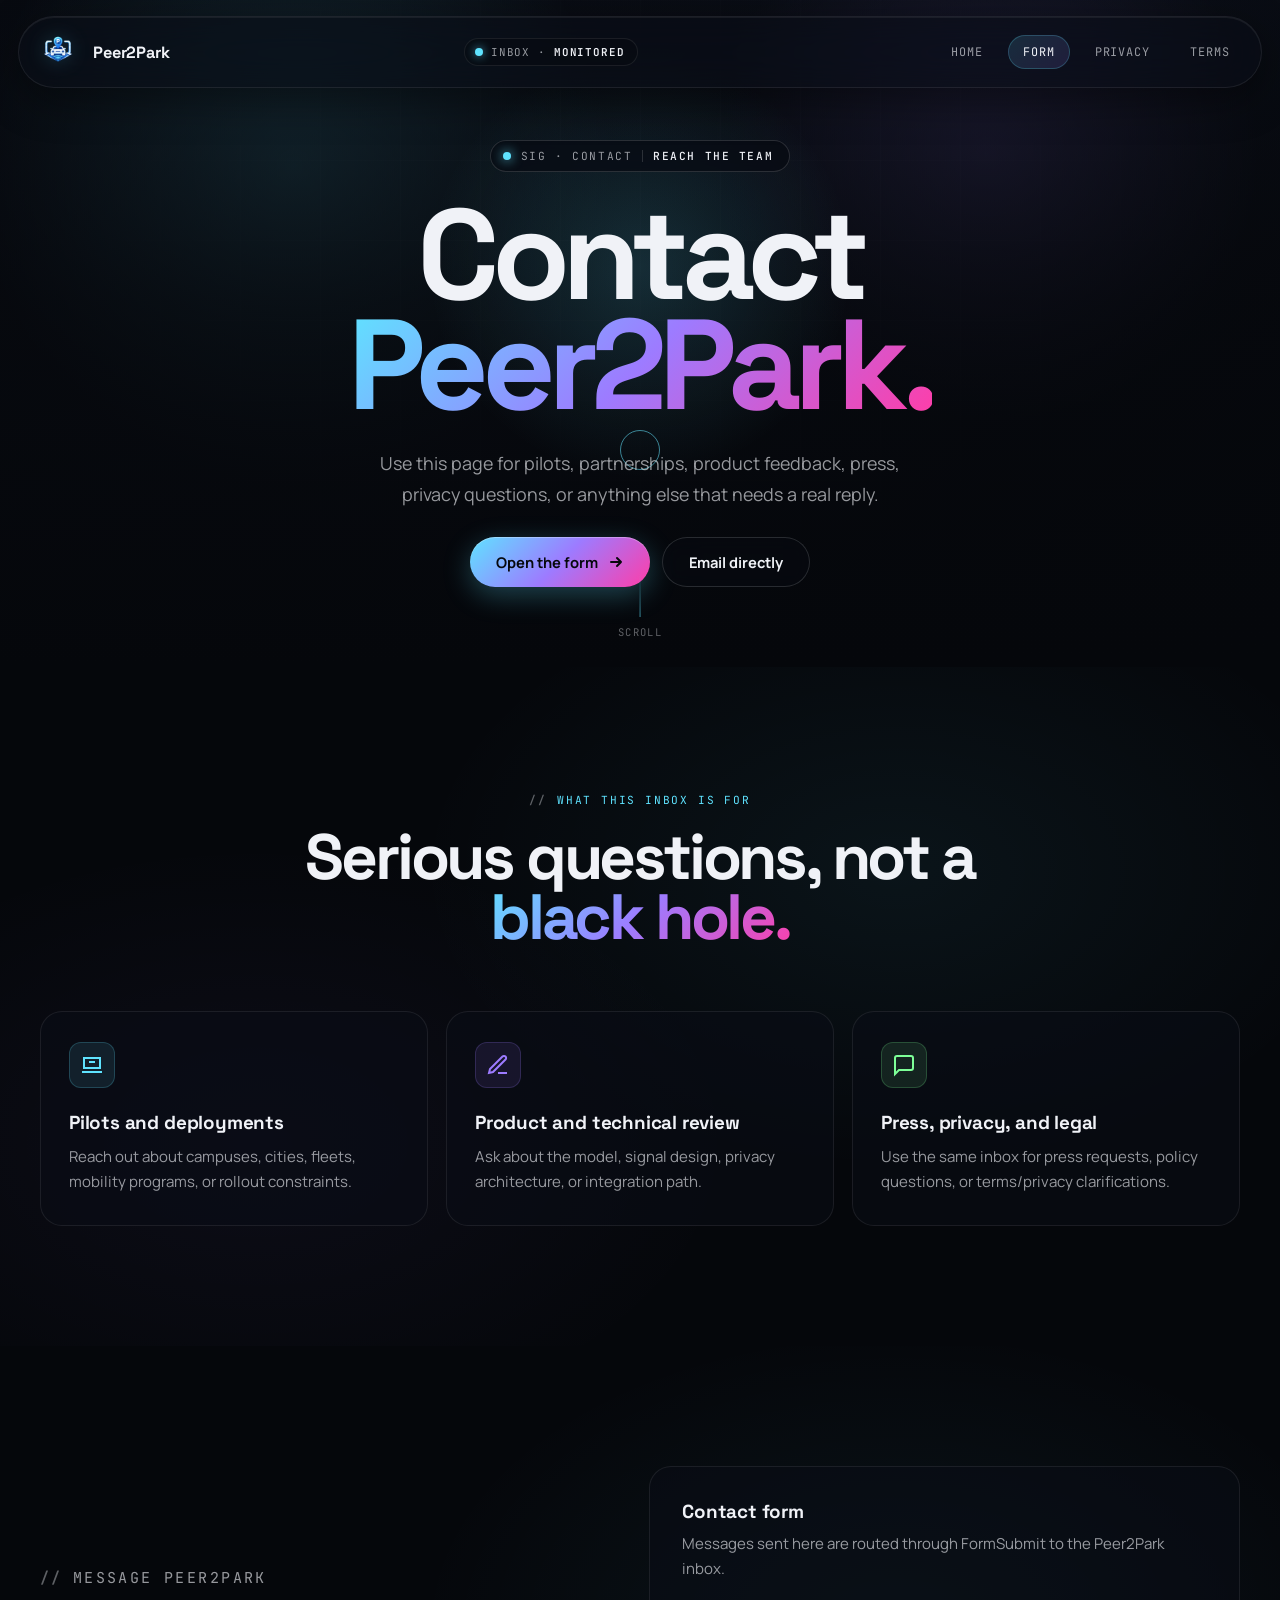
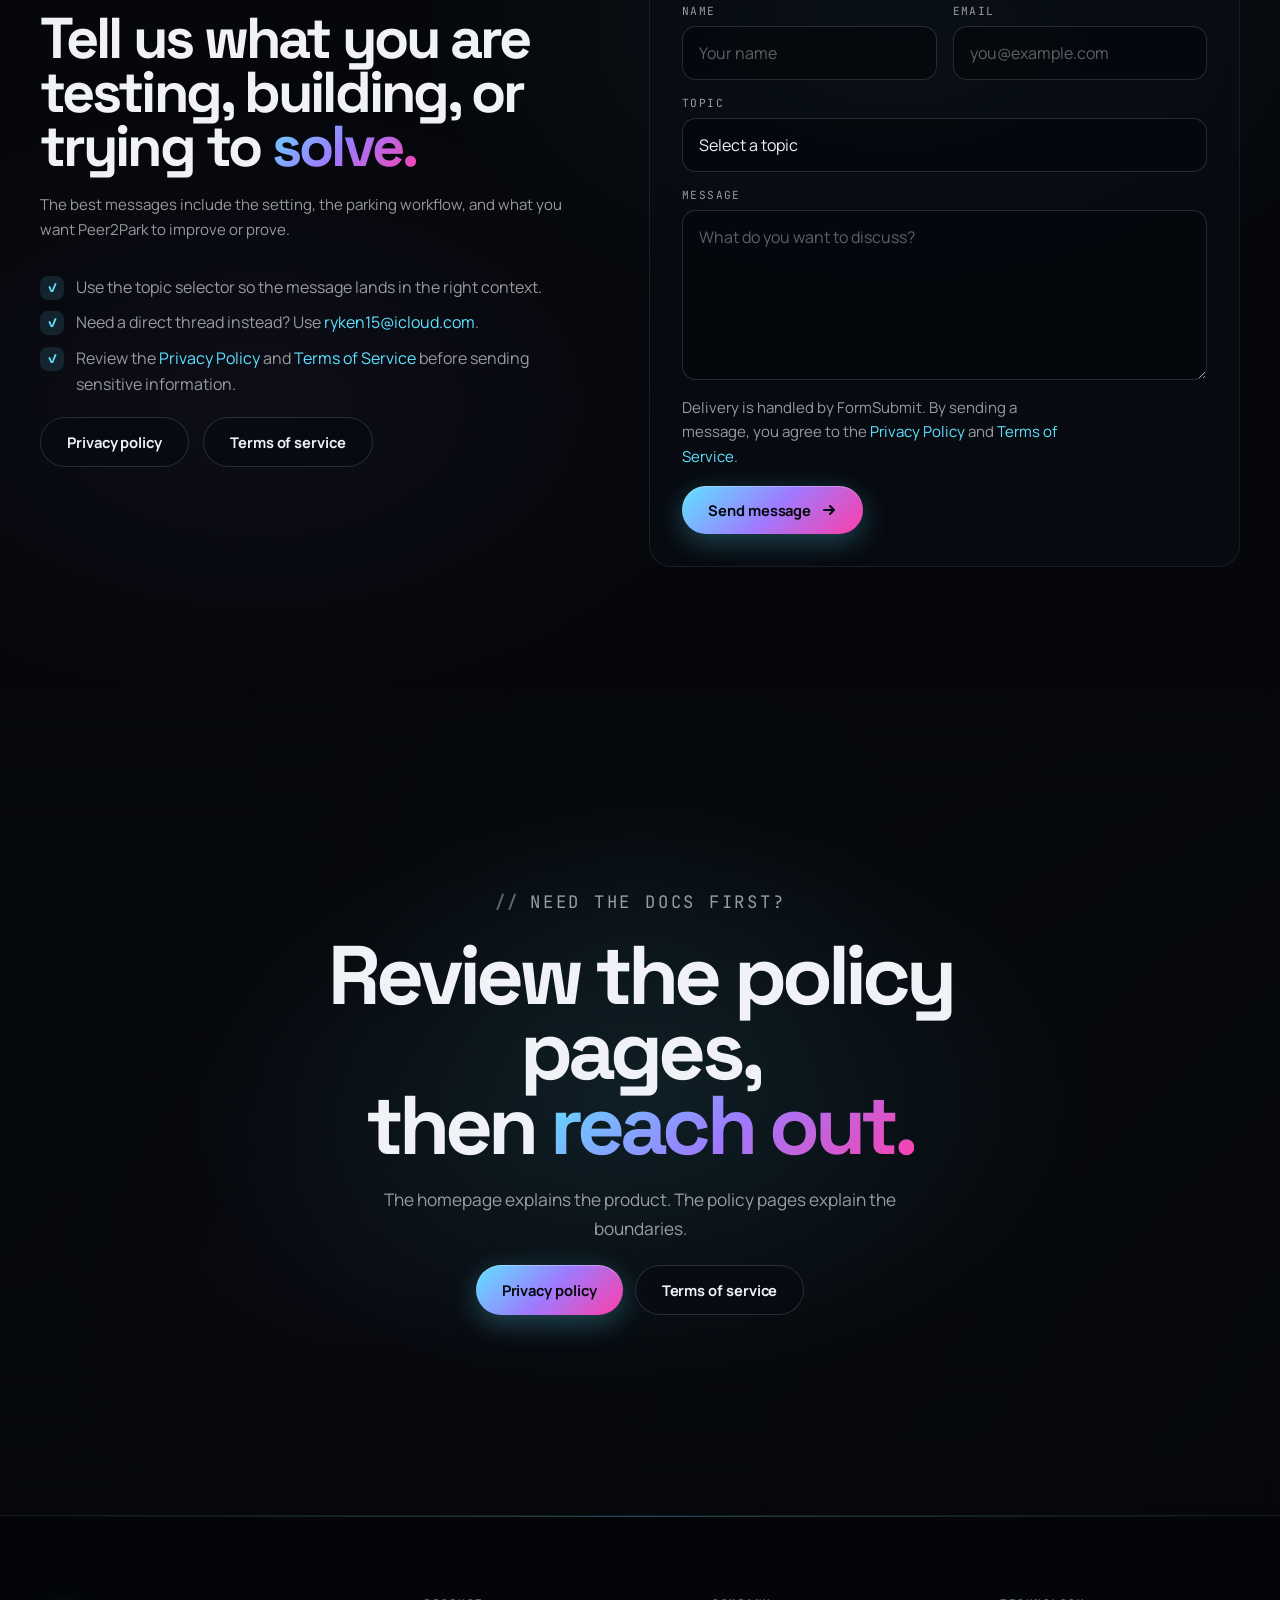
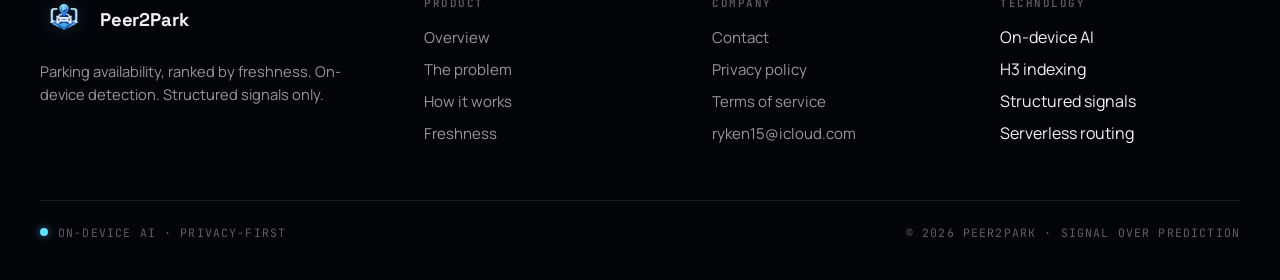
<file: contact-us/index.html>
<!doctype html>
<html lang="en">
<head>
    <meta charset="utf-8">
    <meta name="viewport" content="width=device-width, initial-scale=1">
    <title>Contact — Peer2Park</title>
    <meta name="description" content="Contact the Peer2Park team about pilots, partnerships, product feedback, privacy, or legal questions.">
    <meta name="theme-color" content="#05070b">
    <link rel="canonical" href="https://peer2park.net/contact-us/">
    <link rel="icon" type="image/png" href="/static/media/peer2park-logo.png">
    <link rel="apple-touch-icon" href="/static/media/peer2park-logo.png">
    <meta property="og:type" content="website">
    <meta property="og:site_name" content="Peer2Park">
    <meta property="og:title" content="Contact — Peer2Park">
    <meta property="og:description" content="Reach the Peer2Park team about pilots, partnerships, product feedback, privacy, or legal questions.">
    <meta property="og:url" content="https://peer2park.net/contact-us/">
    <meta property="og:image" content="https://peer2park.net/static/media/peer2park-logo.png">
    <meta name="twitter:card" content="summary_large_image">
    <meta name="twitter:title" content="Contact — Peer2Park">
    <meta name="twitter:description" content="Reach the Peer2Park team about pilots, partnerships, product feedback, or legal questions.">
    <meta name="twitter:image" content="https://peer2park.net/static/media/peer2park-logo.png">
    <link rel="preconnect" href="https://fonts.googleapis.com">
    <link rel="preconnect" href="https://fonts.gstatic.com" crossorigin>
    <link href="https://fonts.googleapis.com/css2?family=Archivo:wght@400;500;700;800;900&family=Bebas+Neue&family=Cormorant+Garamond:wght@400;600;700&family=DM+Serif+Display:ital@0;1&family=IBM+Plex+Mono:wght@400;500;600&family=IBM+Plex+Sans:wght@400;500;600;700&family=JetBrains+Mono:wght@400;500;700&family=Manrope:wght@400;500;600;700;800&family=Newsreader:opsz,wght@6..72,400;6..72,600&family=Sora:wght@400;600;700;800&family=Space+Grotesk:wght@400;500;700&display=swap" rel="stylesheet">
    <link rel="stylesheet" href="/static/css/base.css">
    <link rel="stylesheet" href="/static/css/immersive.css">
</head>
<body class="afterglow-stage peer-home">
    <header class="shell-bar shell-bar-home">
        <a class="shell-home" href="/">
            <img class="shell-logo" src="/static/media/peer2park-logo.png" alt="Peer2Park logo">
            <span>Peer2Park</span>
        </a>
        <div class="shell-status" aria-live="polite">
            <span class="od-pulse"></span>
            <span>Inbox · <strong>monitored</strong></span>
        </div>
        <nav class="shell-nav" aria-label="Page">
            <a class="shell-link" href="/">Home</a>
            <a class="shell-link shell-link-strong" href="#contact-form">Form</a>
            <a class="shell-link" href="/privacy-policy/">Privacy</a>
            <a class="shell-link" href="/terms-of-service/">Terms</a>
        </nav>
    </header>

    <main class="page-root">
        <section class="od-page">
            <section class="od-hero od-static-hero">
                <div class="od-static-bg od-static-bg-contact" aria-hidden="true"></div>
                <div class="od-hero-grid-overlay" aria-hidden="true"></div>
                <div class="od-static-scrim" aria-hidden="true"></div>

                <div class="od-hero-content">
                    <div class="od-hero-tag od-reveal">
                        <span class="od-pulse"></span>
                        <span>SIG · CONTACT</span>
                        <span class="od-divider"></span>
                        <em>Reach the team</em>
                    </div>
                    <h1 class="od-reveal od-reveal-delay-1">
                        Contact <em>Peer2Park.</em>
                    </h1>
                    <p class="od-hero-sub od-reveal od-reveal-delay-2">
                        Use this page for pilots, partnerships, product feedback, press, privacy questions,
                        or anything else that needs a real reply.
                    </p>
                    <div class="od-hero-ctas od-reveal od-reveal-delay-3">
                        <a class="od-btn od-btn-primary" href="#contact-form">
                            Open the form
                            <svg width="16" height="16" viewBox="0 0 16 16" fill="none" aria-hidden="true"><path d="M3 8h10M9 4l4 4-4 4" stroke="currentColor" stroke-width="2" stroke-linecap="round" stroke-linejoin="round"/></svg>
                        </a>
                        <a class="od-btn od-btn-ghost" href="mailto:ryken15@icloud.com">Email directly</a>
                    </div>
                </div>

                <div class="od-scroll-hint">
                    <span class="od-scroll-line"></span>
                    scroll
                </div>
            </section>

            <section class="od-solution">
                <div class="od-solution-bg"></div>
                <div class="od-solution-inner">
                    <div class="od-solution-header od-reveal">
                        <p class="od-eyebrow">What this inbox is for</p>
                        <h2>Serious questions, not a <em>black hole.</em></h2>
                    </div>
                    <div class="od-cards">
                        <article class="od-card od-reveal od-reveal-delay-1">
                            <div class="od-card-icon od-card-icon-blue">
                                <svg width="24" height="24" viewBox="0 0 24 24" fill="none" stroke="#5fe3ff" stroke-width="2" aria-hidden="true"><path d="M4 5h16v10H4z"/><path d="M22 19H2"/><path d="M9 9h6"/></svg>
                            </div>
                            <h3>Pilots and deployments</h3>
                            <p>Reach out about campuses, cities, fleets, mobility programs, or rollout constraints.</p>
                        </article>
                        <article class="od-card od-reveal od-reveal-delay-2">
                            <div class="od-card-icon od-card-icon-purple">
                                <svg width="24" height="24" viewBox="0 0 24 24" fill="none" stroke="#9d7bff" stroke-width="2" aria-hidden="true"><path d="M12 20h9"/><path d="M16.5 3.5a2.1 2.1 0 1 1 3 3L7 19l-4 1 1-4z"/></svg>
                            </div>
                            <h3>Product and technical review</h3>
                            <p>Ask about the model, signal design, privacy architecture, or integration path.</p>
                        </article>
                        <article class="od-card od-reveal od-reveal-delay-3">
                            <div class="od-card-icon od-card-icon-green">
                                <svg width="24" height="24" viewBox="0 0 24 24" fill="none" stroke="#7dff97" stroke-width="2" aria-hidden="true"><path d="M21 15a2 2 0 0 1-2 2H7l-4 4V5a2 2 0 0 1 2-2h14a2 2 0 0 1 2 2z"/></svg>
                            </div>
                            <h3>Press, privacy, and legal</h3>
                            <p>Use the same inbox for press requests, policy questions, or terms/privacy clarifications.</p>
                        </article>
                    </div>
                </div>
            </section>

            <section class="od-page-shell" id="contact-form">
                <div class="od-page-shell-bg"></div>
                <div class="od-page-shell-inner">
                    <div class="od-contact-layout">
                        <div class="od-contact-copy od-reveal">
                            <p class="od-eyebrow">Message Peer2Park</p>
                            <h2>Tell us what you are testing, building, or trying to <em>solve.</em></h2>
                            <p>The best messages include the setting, the parking workflow, and what you want Peer2Park to improve or prove.</p>
                            <ul class="od-form-list">
                                <li><span class="od-check">&#x2713;</span><span>Use the topic selector so the message lands in the right context.</span></li>
                                <li><span class="od-check">&#x2713;</span><span>Need a direct thread instead? Use <a href="mailto:ryken15@icloud.com">ryken15@icloud.com</a>.</span></li>
                                <li><span class="od-check">&#x2713;</span><span>Review the <a href="/privacy-policy/">Privacy Policy</a> and <a href="/terms-of-service/">Terms of Service</a> before sending sensitive information.</span></li>
                            </ul>
                            <div class="od-contact-actions">
                                <a class="od-btn od-btn-ghost" href="/privacy-policy/">Privacy policy</a>
                                <a class="od-btn od-btn-ghost" href="/terms-of-service/">Terms of service</a>
                            </div>
                        </div>

                        <div class="od-form-shell od-reveal od-reveal-delay-1">
                            <div class="od-status" data-form-status hidden>
                                Your message was submitted. Thank you for reaching out.
                            </div>

                            <h3>Contact form</h3>
                            <p>Messages sent here are routed through FormSubmit to the Peer2Park inbox.</p>

                            <form data-contact-form method="POST" action="https://formsubmit.co/ryken15@icloud.com">
                                <input type="hidden" name="_subject" value="Peer2Park contact form submission">
                                <input type="hidden" name="_next" value="">
                                <input type="hidden" name="_url" value="">
                                <input class="od-honeypot" type="text" name="_honey" tabindex="-1" autocomplete="off" aria-hidden="true">

                                <div class="od-form-grid">
                                    <div class="od-form-row">
                                        <div class="od-field">
                                            <label for="contact-name">Name</label>
                                            <input class="od-input" id="contact-name" name="name" type="text" autocomplete="name" placeholder="Your name" required>
                                        </div>
                                        <div class="od-field">
                                            <label for="contact-email">Email</label>
                                            <input class="od-input" id="contact-email" name="email" type="email" autocomplete="email" placeholder="you@example.com" required>
                                        </div>
                                    </div>

                                    <div class="od-field">
                                        <label for="contact-topic">Topic</label>
                                        <select class="od-select" id="contact-topic" name="topic" required>
                                            <option value="">Select a topic</option>
                                            <option value="Pilot or deployment">Pilot or deployment</option>
                                            <option value="Product feedback">Product feedback</option>
                                            <option value="Privacy or legal">Privacy or legal</option>
                                            <option value="Press or general question">Press or general question</option>
                                        </select>
                                    </div>

                                    <div class="od-field">
                                        <label for="contact-message">Message</label>
                                        <textarea class="od-textarea" id="contact-message" name="message" placeholder="What do you want to discuss?" required></textarea>
                                    </div>

                                    <div class="od-form-meta">
                                        <p class="od-form-note">
                                            Delivery is handled by FormSubmit. By sending a message, you agree to the <a href="/privacy-policy/">Privacy Policy</a> and <a href="/terms-of-service/">Terms of Service</a>.
                                        </p>
                                        <button class="od-btn od-btn-primary" type="submit">
                                            Send message
                                            <svg width="16" height="16" viewBox="0 0 16 16" fill="none" aria-hidden="true"><path d="M3 8h10M9 4l4 4-4 4" stroke="currentColor" stroke-width="2" stroke-linecap="round" stroke-linejoin="round"/></svg>
                                        </button>
                                    </div>
                                </div>
                            </form>
                        </div>
                    </div>
                </div>
            </section>

            <section class="od-section-img">
                <div class="od-section-bg od-cta-bg"></div>
                <div class="od-section-scrim od-cta-scrim"></div>
                <div class="od-section-inner">
                    <div class="od-cta-content od-reveal">
                        <p class="od-eyebrow">Need the docs first?</p>
                        <h2>Review the policy pages,<br>then <em>reach out.</em></h2>
                        <p>The homepage explains the product. The policy pages explain the boundaries.</p>
                        <div class="od-hero-ctas">
                            <a class="od-btn od-btn-primary" href="/privacy-policy/">Privacy policy</a>
                            <a class="od-btn od-btn-ghost" href="/terms-of-service/">Terms of service</a>
                        </div>
                    </div>
                </div>
            </section>

            <footer class="od-footer">
                <div class="od-footer-inner">
                    <div class="od-footer-brand">
                        <a class="od-footer-mark" href="/">
                            <img src="/static/media/peer2park-logo.png" alt="Peer2Park logo">
                            <span>Peer2Park</span>
                        </a>
                        <p>Parking availability, ranked by freshness. On-device detection. Structured signals only.</p>
                    </div>
                    <div class="od-footer-col">
                        <h4>Product</h4>
                        <ul>
                            <li><a href="/#live-signal">Overview</a></li>
                            <li><a href="/#problem-solution">The problem</a></li>
                            <li><a href="/#how">How it works</a></li>
                            <li><a href="/#freshness">Freshness</a></li>
                        </ul>
                    </div>
                    <div class="od-footer-col">
                        <h4>Company</h4>
                        <ul>
                            <li><a href="/contact-us/">Contact</a></li>
                            <li><a href="/privacy-policy/">Privacy policy</a></li>
                            <li><a href="/terms-of-service/">Terms of service</a></li>
                            <li><a href="mailto:ryken15@icloud.com">ryken15@icloud.com</a></li>
                        </ul>
                    </div>
                    <div class="od-footer-col">
                        <h4>Technology</h4>
                        <ul>
                            <li>On-device AI</li>
                            <li>H3 indexing</li>
                            <li>Structured signals</li>
                            <li>Serverless routing</li>
                        </ul>
                    </div>
                </div>
                <div class="od-footer-base">
                    <div class="od-footer-status">
                        <span class="od-pulse"></span>
                        <span>On-device AI · privacy-first</span>
                    </div>
                    <span>© 2026 Peer2Park · signal over prediction</span>
                </div>
            </footer>
        </section>
    </main>

    <script src="/static/js/site.js"></script>
</body>
</html>
</file>
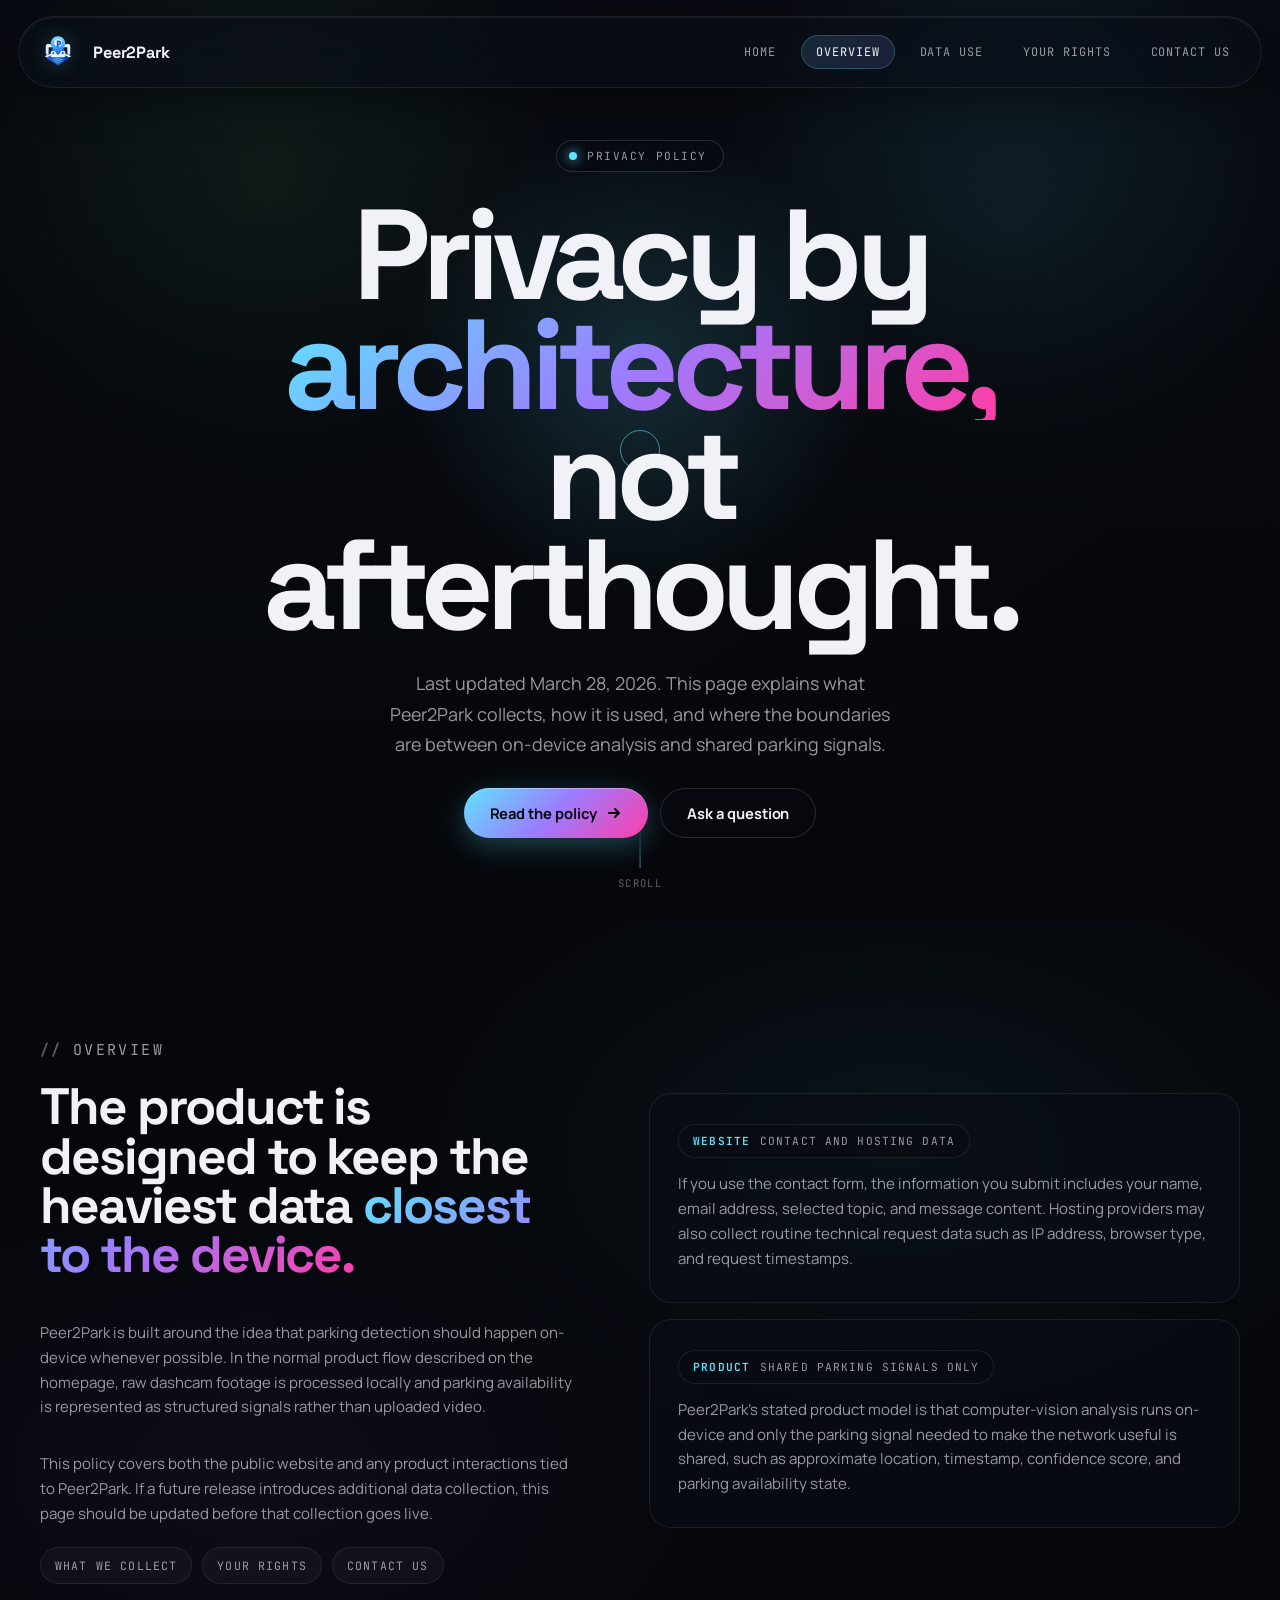
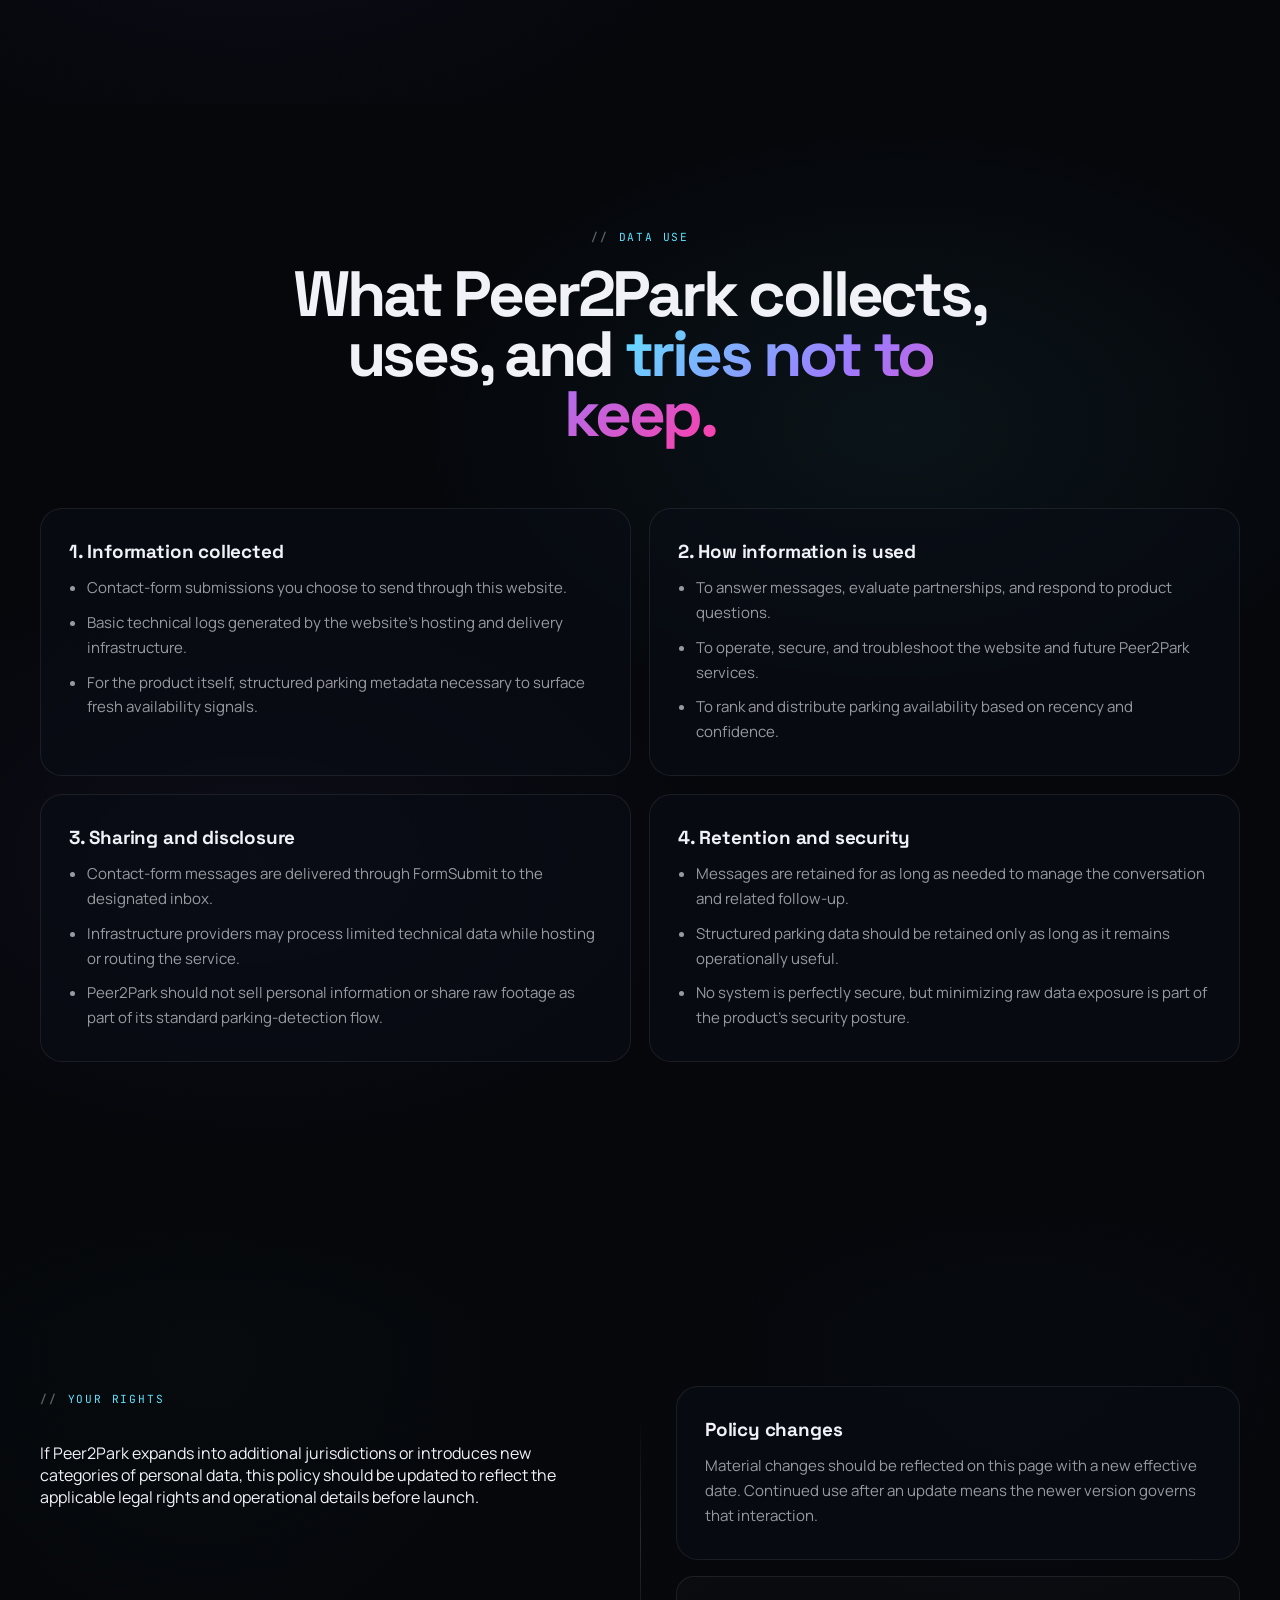
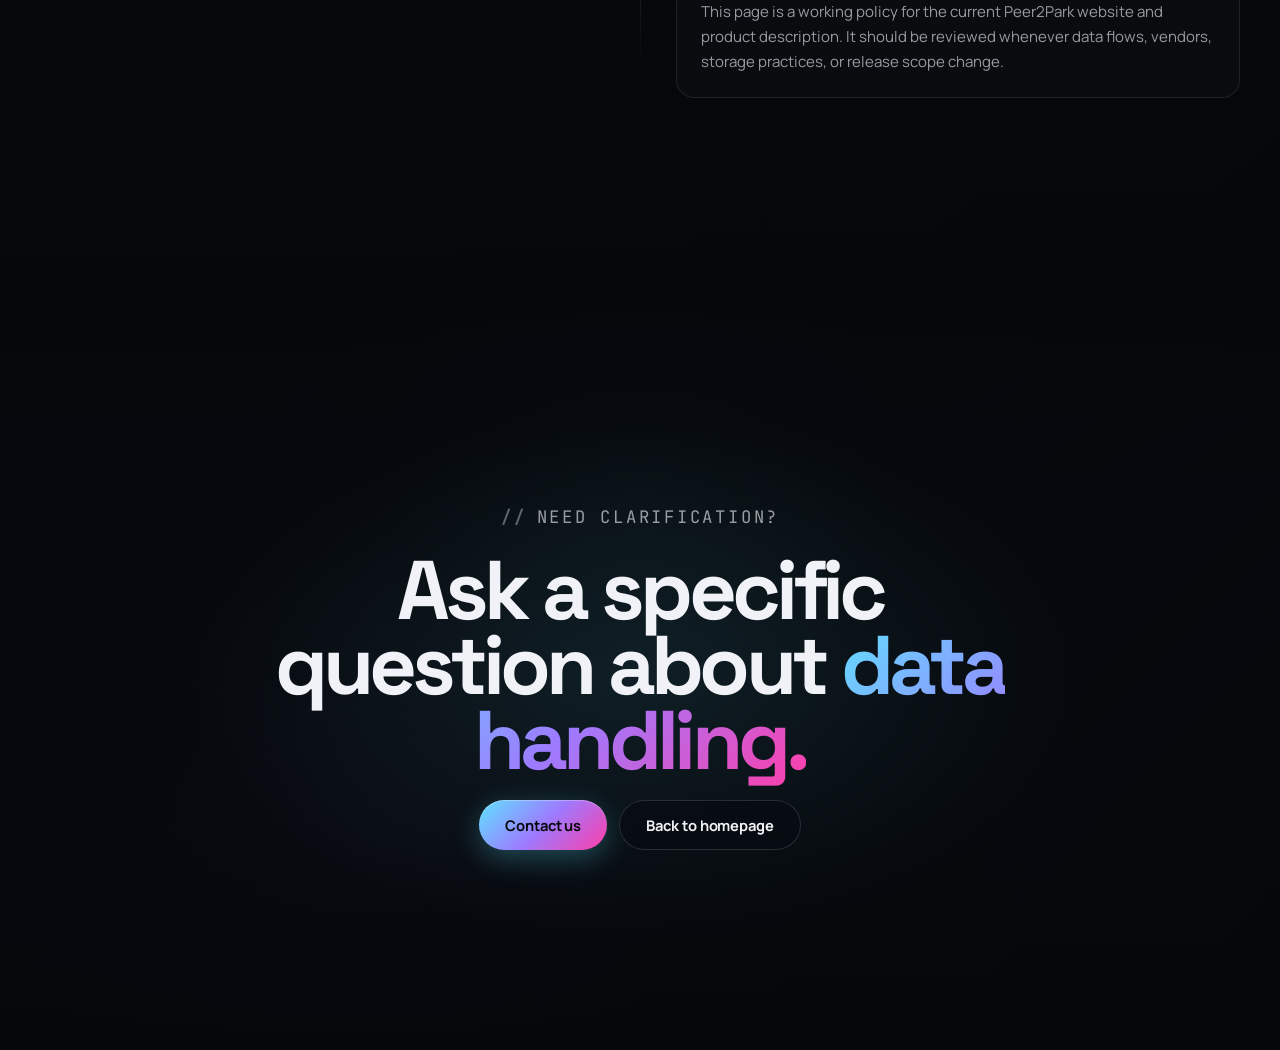
<file: privacy-policy/index.html>
<!doctype html>
<html lang="en">
<head>
    <meta charset="utf-8">
    <meta name="viewport" content="width=device-width, initial-scale=1">
    <title>Privacy Policy — Peer2Park</title>
    <link rel="preconnect" href="https://fonts.googleapis.com">
    <link rel="preconnect" href="https://fonts.gstatic.com" crossorigin>
    <link href="https://fonts.googleapis.com/css2?family=Archivo:wght@400;500;700;800;900&family=Bebas+Neue&family=Cormorant+Garamond:wght@400;600;700&family=DM+Serif+Display:ital@0;1&family=IBM+Plex+Mono:wght@400;500;600&family=IBM+Plex+Sans:wght@400;500;600;700&family=JetBrains+Mono:wght@400;700&family=Manrope:wght@400;500;600;700;800&family=Newsreader:opsz,wght@6..72,400;6..72,600&family=Sora:wght@400;600;700;800&family=Space+Grotesk:wght@400;500;700&display=swap" rel="stylesheet">
    <link rel="stylesheet" href="/static/css/base.css">
    <link rel="stylesheet" href="/static/css/immersive.css">
</head>
<body class="afterglow-stage peer-home">
    <header class="shell-bar shell-bar-home">
        <a class="shell-home" href="/">
            <img class="shell-logo" src="/static/media/peer2park-mark.svg" alt="Peer2Park logo">
            <span>Peer2Park</span>
        </a>
        <nav class="shell-nav" aria-label="Page">
            <a class="shell-link" href="/">Home</a>
            <a class="shell-link shell-link-strong" href="#overview">Overview</a>
            <a class="shell-link" href="#data-use">Data use</a>
            <a class="shell-link" href="#rights">Your rights</a>
            <a class="shell-link" href="/contact-us/">Contact us</a>
        </nav>
    </header>

    <main class="page-root">
        <section class="od-page">
            <section class="od-hero od-static-hero">
                <div class="od-static-bg od-static-bg-privacy" aria-hidden="true"></div>
                <div class="od-static-scrim" aria-hidden="true"></div>

                <div class="od-hero-content">
                    <div class="od-hero-tag od-reveal">
                        <span class="od-pulse"></span>
                        Privacy policy
                    </div>
                    <h1 class="od-reveal od-reveal-delay-1">
                        Privacy by <em>architecture,</em><br>not afterthought.
                    </h1>
                    <p class="od-hero-sub od-reveal od-reveal-delay-2">
                        Last updated March 28, 2026. This page explains what Peer2Park collects, how it is used,
                        and where the boundaries are between on-device analysis and shared parking signals.
                    </p>
                    <div class="od-hero-ctas od-reveal od-reveal-delay-3">
                        <a class="od-btn od-btn-primary" href="#overview">
                            Read the policy
                            <svg width="16" height="16" viewBox="0 0 16 16" fill="none"><path d="M3 8h10M9 4l4 4-4 4" stroke="currentColor" stroke-width="2" stroke-linecap="round" stroke-linejoin="round"/></svg>
                        </a>
                        <a class="od-btn od-btn-ghost" href="/contact-us/">Ask a question</a>
                    </div>
                </div>

                <div class="od-scroll-hint">
                    <span class="od-scroll-line"></span>
                    scroll
                </div>
            </section>

            <section class="od-page-shell" id="overview">
                <div class="od-page-shell-bg"></div>
                <div class="od-page-shell-inner">
                    <div class="od-contact-layout">
                        <div class="od-section-copy od-reveal">
                            <p class="od-eyebrow">Overview</p>
                            <h2>The product is designed to keep the heaviest data <em>closest to the device.</em></h2>
                            <p>Peer2Park is built around the idea that parking detection should happen on-device whenever possible. In the normal product flow described on the homepage, raw dashcam footage is processed locally and parking availability is represented as structured signals rather than uploaded video.</p>
                            <p>This policy covers both the public website and any product interactions tied to Peer2Park. If a future release introduces additional data collection, this page should be updated before that collection goes live.</p>
                            <div class="od-anchor-links">
                                <a href="#data-use">What we collect</a>
                                <a href="#rights">Your rights</a>
                                <a href="/contact-us/">Contact us</a>
                            </div>
                        </div>

                        <div class="od-page-stack">
                            <div class="od-policy-card od-reveal od-reveal-delay-1">
                                <div class="od-policy-meta"><strong>Website</strong> Contact and hosting data</div>
                                <p>If you use the contact form, the information you submit includes your name, email address, selected topic, and message content. Hosting providers may also collect routine technical request data such as IP address, browser type, and request timestamps.</p>
                            </div>
                            <div class="od-policy-card od-reveal od-reveal-delay-2">
                                <div class="od-policy-meta"><strong>Product</strong> Shared parking signals only</div>
                                <p>Peer2Park’s stated product model is that computer-vision analysis runs on-device and only the parking signal needed to make the network useful is shared, such as approximate location, timestamp, confidence score, and parking availability state.</p>
                            </div>
                        </div>
                    </div>
                </div>
            </section>

            <section class="od-solution" id="data-use">
                <div class="od-solution-bg"></div>
                <div class="od-solution-inner">
                    <div class="od-solution-header od-reveal">
                        <p class="od-eyebrow">Data use</p>
                        <h2>What Peer2Park collects, uses, and <em>tries not to keep.</em></h2>
                    </div>
                    <div class="od-policy-grid">
                        <article class="od-policy-card od-reveal od-reveal-delay-1">
                            <h3>1. Information collected</h3>
                            <ul>
                                <li>Contact-form submissions you choose to send through this website.</li>
                                <li>Basic technical logs generated by the website’s hosting and delivery infrastructure.</li>
                                <li>For the product itself, structured parking metadata necessary to surface fresh availability signals.</li>
                            </ul>
                        </article>
                        <article class="od-policy-card od-reveal od-reveal-delay-2">
                            <h3>2. How information is used</h3>
                            <ul>
                                <li>To answer messages, evaluate partnerships, and respond to product questions.</li>
                                <li>To operate, secure, and troubleshoot the website and future Peer2Park services.</li>
                                <li>To rank and distribute parking availability based on recency and confidence.</li>
                            </ul>
                        </article>
                        <article class="od-policy-card od-reveal od-reveal-delay-3">
                            <h3>3. Sharing and disclosure</h3>
                            <ul>
                                <li>Contact-form messages are delivered through FormSubmit to the designated inbox.</li>
                                <li>Infrastructure providers may process limited technical data while hosting or routing the service.</li>
                                <li>Peer2Park should not sell personal information or share raw footage as part of its standard parking-detection flow.</li>
                            </ul>
                        </article>
                        <article class="od-policy-card od-reveal od-reveal-delay-4">
                            <h3>4. Retention and security</h3>
                            <ul>
                                <li>Messages are retained for as long as needed to manage the conversation and related follow-up.</li>
                                <li>Structured parking data should be retained only as long as it remains operationally useful.</li>
                                <li>No system is perfectly secure, but minimizing raw data exposure is part of the product’s security posture.</li>
                            </ul>
                        </article>
                    </div>
                </div>
            </section>

            <section class="od-section-img" id="rights">
                <div class="od-section-bg od-fresh-bg"></div>
                <div class="od-section-scrim od-fresh-scrim"></div>
                <div class="od-section-inner">
                    <div class="od-split-layout">
                        <div class="od-reveal">
                            <p class="od-eyebrow">Your rights</p>
                            <p class="od-page-copy">If Peer2Park expands into additional jurisdictions or introduces new categories of personal data, this policy should be updated to reflect the applicable legal rights and operational details before launch.</p>
                        </div>
                        <div class="od-policy-stack">
                            <div class="od-policy-card od-reveal od-reveal-delay-1">
                                <h3>Policy changes</h3>
                                <p>Material changes should be reflected on this page with a new effective date. Continued use after an update means the newer version governs that interaction.</p>
                            </div>
                            <div class="od-legal-note od-reveal od-reveal-delay-3">
                                This page is a working policy for the current Peer2Park website and product description. It should be reviewed whenever data flows, vendors, storage practices, or release scope change.
                            </div>
                        </div>
                    </div>
                </div>
            </section>

            <section class="od-section-img">
                <div class="od-section-bg od-cta-bg"></div>
                <div class="od-section-scrim od-cta-scrim"></div>
                <div class="od-section-inner">
                    <div class="od-cta-content od-reveal">
                        <p class="od-eyebrow">Need clarification?</p>
                        <h2>Ask a specific question about <em>data handling.</em></h2>
                        <div class="od-hero-ctas">
                            <a class="od-btn od-btn-primary" href="/contact-us/">Contact us</a>
                            <a class="od-btn od-btn-ghost" href="/">Back to homepage</a>
                        </div>
                    </div>
                </div>
            </section>
        </section>
    </main>

    <script src="/static/js/site.js"></script>
</body>
</html>
</file>
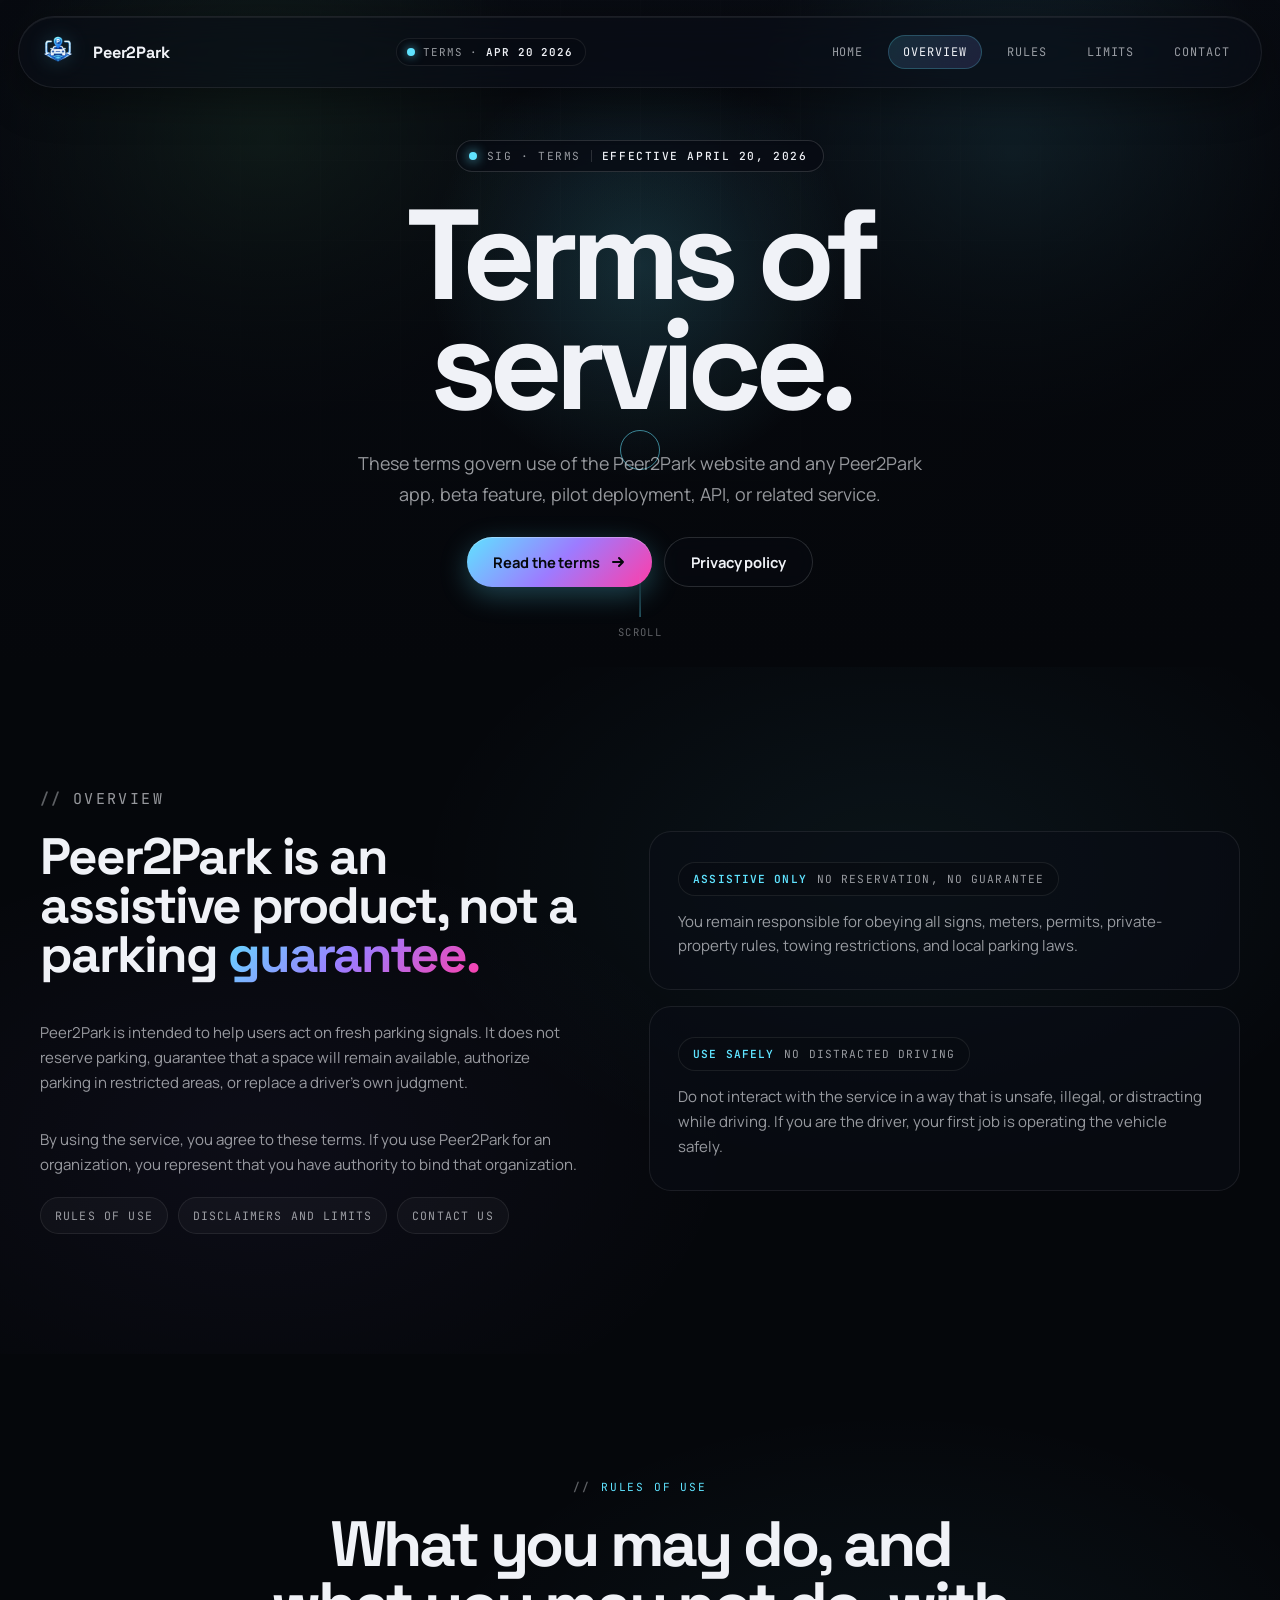
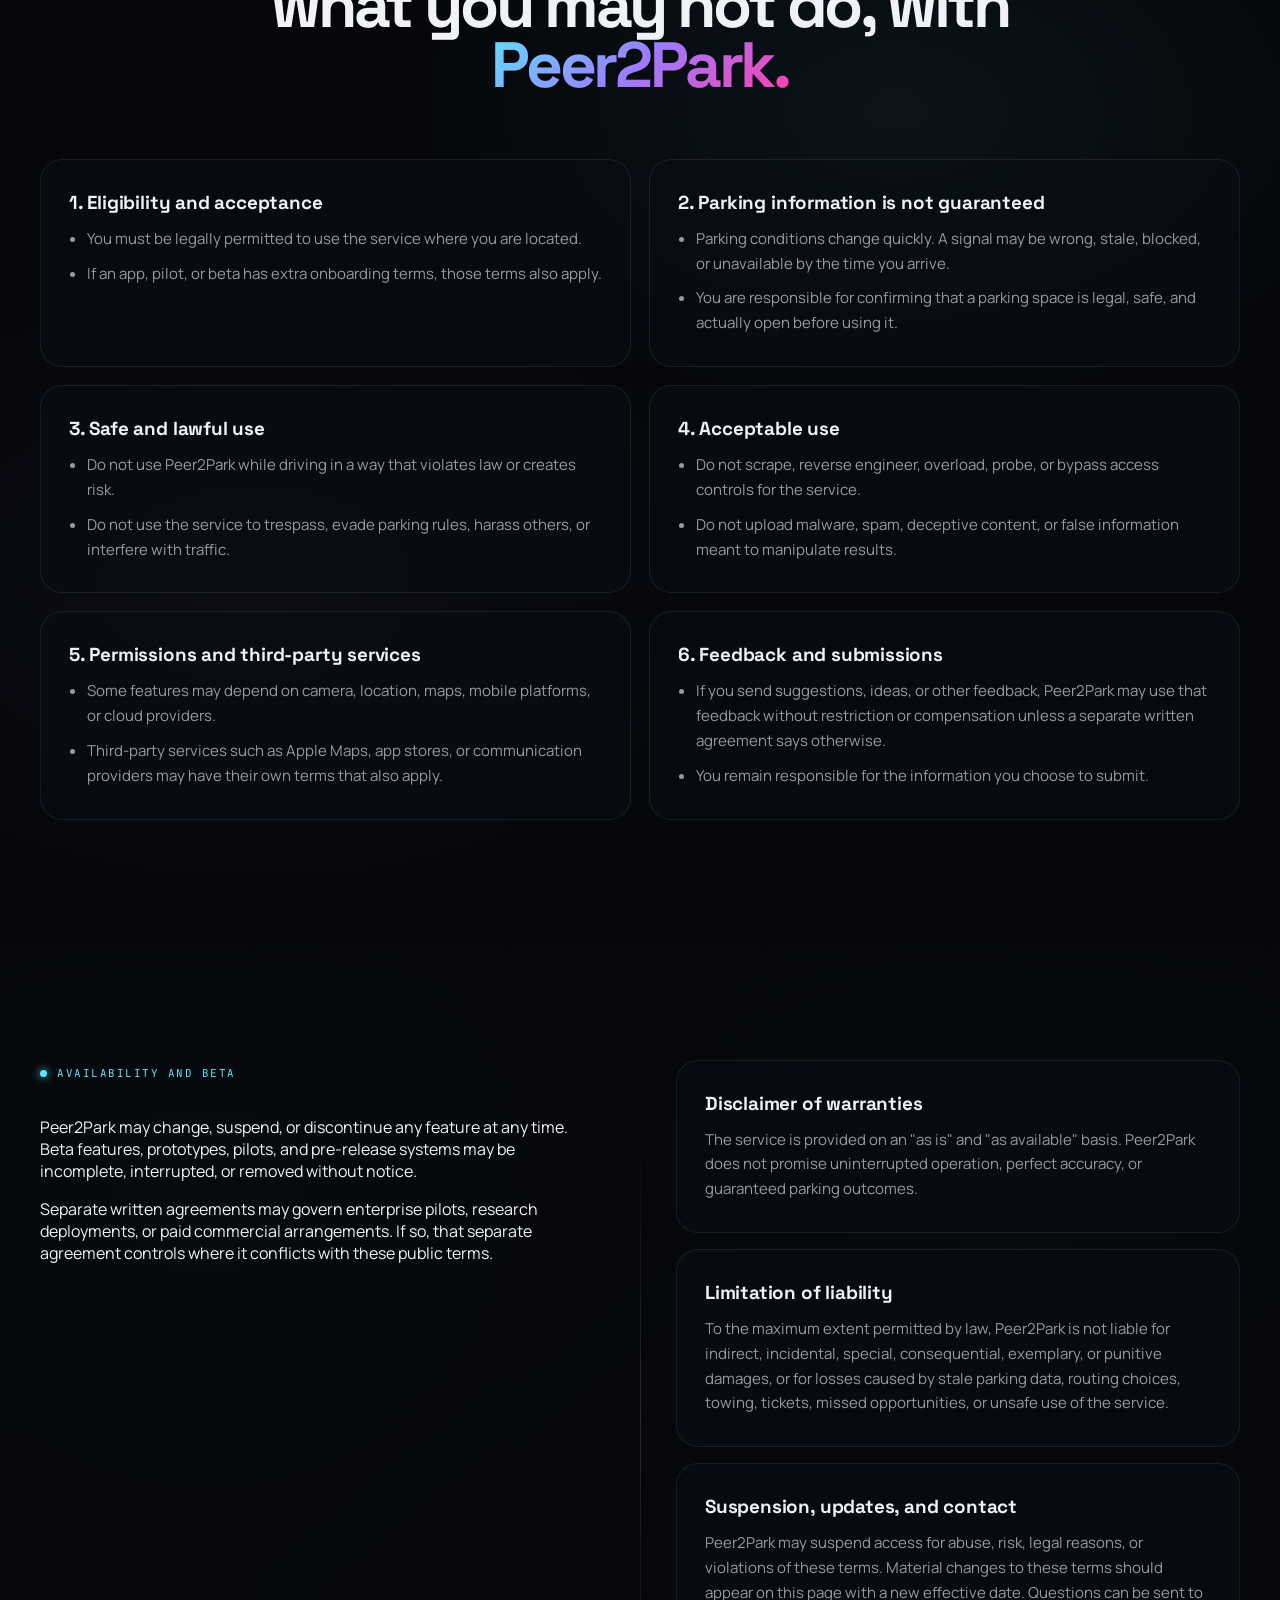
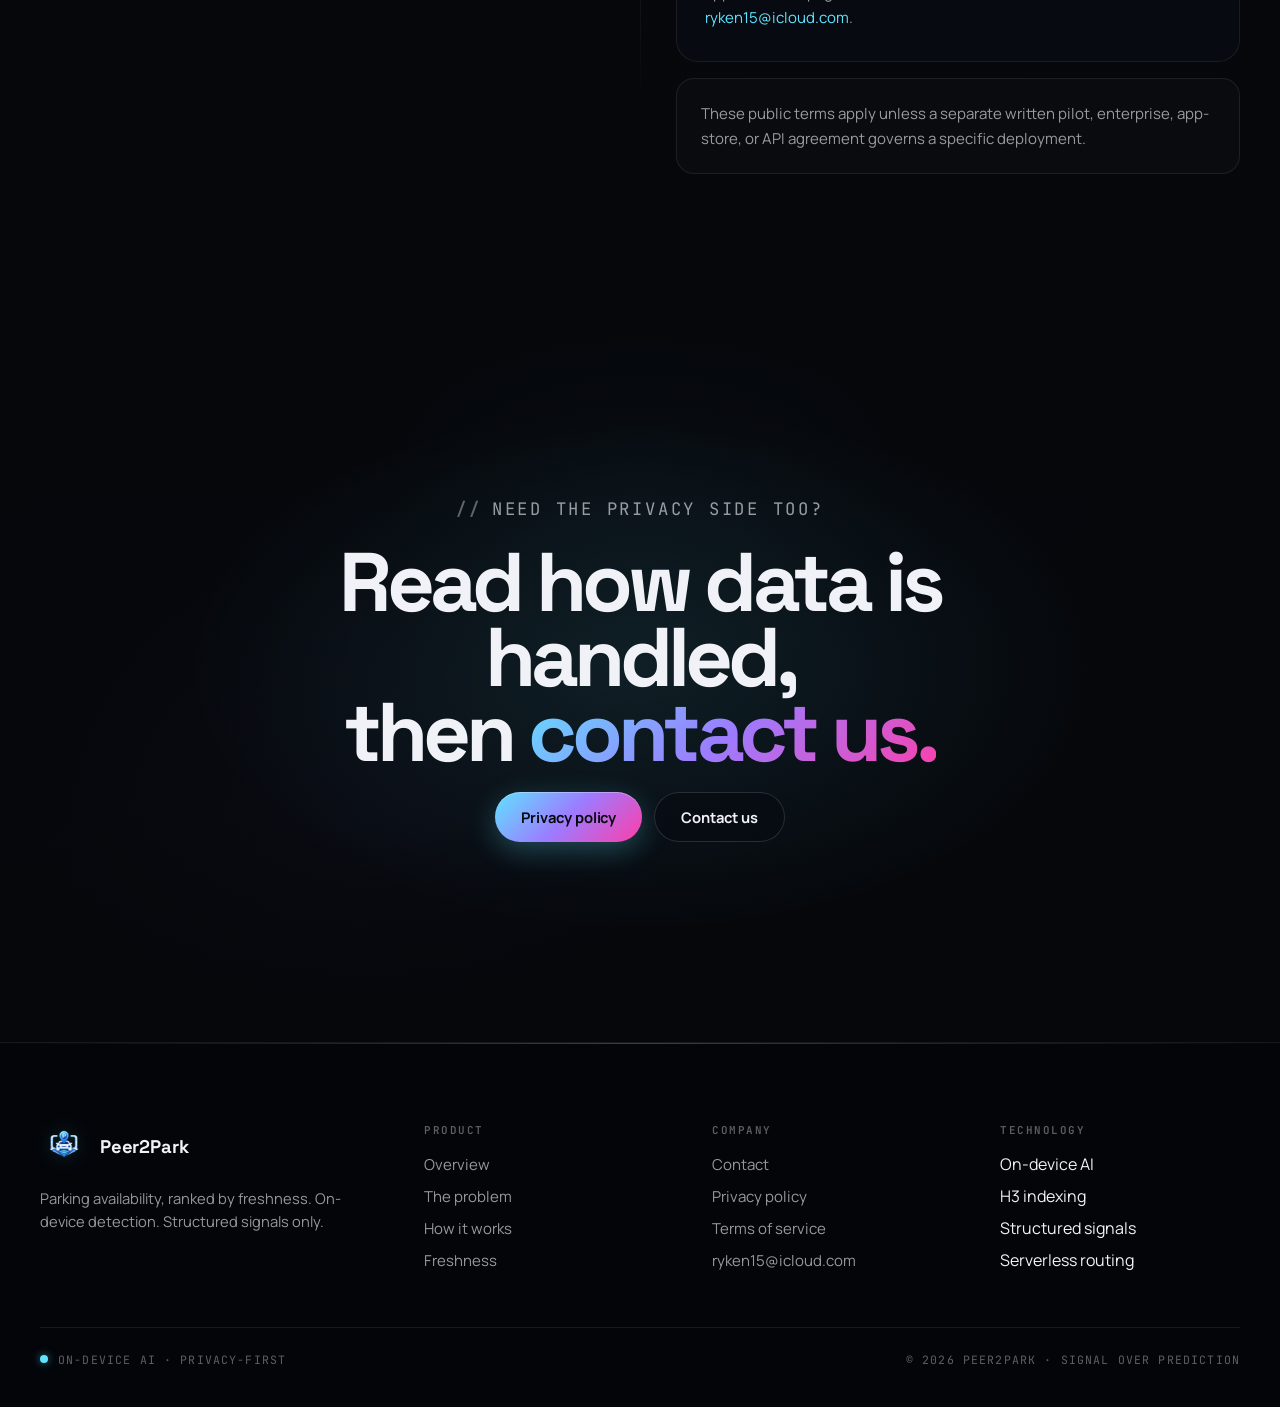
<file: terms-of-service/index.html>
<!doctype html>
<html lang="en">
<head>
    <meta charset="utf-8">
    <meta name="viewport" content="width=device-width, initial-scale=1">
    <title>Terms of Service — Peer2Park</title>
    <meta name="description" content="Peer2Park Terms of Service for the website, product, beta features, and related services.">
    <meta name="theme-color" content="#05070b">
    <link rel="canonical" href="https://peer2park.net/terms-of-service/">
    <link rel="icon" type="image/png" href="/static/media/peer2park-logo.png">
    <link rel="apple-touch-icon" href="/static/media/peer2park-logo.png">
    <meta property="og:type" content="website">
    <meta property="og:site_name" content="Peer2Park">
    <meta property="og:title" content="Terms of Service — Peer2Park">
    <meta property="og:description" content="Peer2Park Terms of Service for the website, product, beta features, and related services.">
    <meta property="og:url" content="https://peer2park.net/terms-of-service/">
    <meta property="og:image" content="https://peer2park.net/static/media/peer2park-logo.png">
    <meta name="twitter:card" content="summary_large_image">
    <meta name="twitter:title" content="Terms of Service — Peer2Park">
    <meta name="twitter:description" content="Public terms governing the Peer2Park website, product, beta features, and related services.">
    <meta name="twitter:image" content="https://peer2park.net/static/media/peer2park-logo.png">
    <link rel="preconnect" href="https://fonts.googleapis.com">
    <link rel="preconnect" href="https://fonts.gstatic.com" crossorigin>
    <link href="https://fonts.googleapis.com/css2?family=Archivo:wght@400;500;700;800;900&family=Bebas+Neue&family=Cormorant+Garamond:wght@400;600;700&family=DM+Serif+Display:ital@0;1&family=IBM+Plex+Mono:wght@400;500;600&family=IBM+Plex+Sans:wght@400;500;600;700&family=JetBrains+Mono:wght@400;500;700&family=Manrope:wght@400;500;600;700;800&family=Newsreader:opsz,wght@6..72,400;6..72,600&family=Sora:wght@400;600;700;800&family=Space+Grotesk:wght@400;500;700&display=swap" rel="stylesheet">
    <link rel="stylesheet" href="/static/css/base.css">
    <link rel="stylesheet" href="/static/css/immersive.css">
</head>
<body class="afterglow-stage peer-home">
    <header class="shell-bar shell-bar-home">
        <a class="shell-home" href="/">
            <img class="shell-logo" src="/static/media/peer2park-logo.png" alt="Peer2Park logo">
            <span>Peer2Park</span>
        </a>
        <div class="shell-status" aria-live="polite">
            <span class="od-pulse"></span>
            <span>Terms · <strong>Apr 20 2026</strong></span>
        </div>
        <nav class="shell-nav" aria-label="Page">
            <a class="shell-link" href="/">Home</a>
            <a class="shell-link shell-link-strong" href="#overview">Overview</a>
            <a class="shell-link" href="#rules">Rules</a>
            <a class="shell-link" href="#limits">Limits</a>
            <a class="shell-link" href="/contact-us/">Contact</a>
        </nav>
    </header>

    <main class="page-root">
        <section class="od-page">
            <section class="od-hero od-static-hero">
                <div class="od-static-bg od-static-bg-privacy" aria-hidden="true"></div>
                <div class="od-hero-grid-overlay" aria-hidden="true"></div>
                <div class="od-static-scrim" aria-hidden="true"></div>

                <div class="od-hero-content">
                    <div class="od-hero-tag od-reveal">
                        <span class="od-pulse"></span>
                        <span>SIG · TERMS</span>
                        <span class="od-divider"></span>
                        <em>Effective April 20, 2026</em>
                    </div>
                    <h1 class="od-reveal od-reveal-delay-1">
                        Terms of service.
                    </h1>
                    <p class="od-hero-sub od-reveal od-reveal-delay-2">
                        These terms govern use of the Peer2Park website and any Peer2Park app, beta feature,
                        pilot deployment, API, or related service.
                    </p>
                    <div class="od-hero-ctas od-reveal od-reveal-delay-3">
                        <a class="od-btn od-btn-primary" href="#overview">
                            Read the terms
                            <svg width="16" height="16" viewBox="0 0 16 16" fill="none" aria-hidden="true"><path d="M3 8h10M9 4l4 4-4 4" stroke="currentColor" stroke-width="2" stroke-linecap="round" stroke-linejoin="round"/></svg>
                        </a>
                        <a class="od-btn od-btn-ghost" href="/privacy-policy/">Privacy policy</a>
                    </div>
                </div>

                <div class="od-scroll-hint">
                    <span class="od-scroll-line"></span>
                    scroll
                </div>
            </section>

            <section class="od-page-shell" id="overview">
                <div class="od-page-shell-bg"></div>
                <div class="od-page-shell-inner">
                    <div class="od-contact-layout">
                        <div class="od-section-copy od-reveal">
                            <p class="od-eyebrow">Overview</p>
                            <h2>Peer2Park is an assistive product, not a parking <em>guarantee.</em></h2>
                            <p>Peer2Park is intended to help users act on fresh parking signals. It does not reserve parking, guarantee that a space will remain available, authorize parking in restricted areas, or replace a driver&apos;s own judgment.</p>
                            <p>By using the service, you agree to these terms. If you use Peer2Park for an organization, you represent that you have authority to bind that organization.</p>
                            <div class="od-anchor-links">
                                <a href="#rules">Rules of use</a>
                                <a href="#limits">Disclaimers and limits</a>
                                <a href="/contact-us/">Contact us</a>
                            </div>
                        </div>

                        <div class="od-page-stack">
                            <div class="od-policy-card od-reveal od-reveal-delay-1">
                                <div class="od-policy-meta"><strong>Assistive only</strong> No reservation, no guarantee</div>
                                <p>You remain responsible for obeying all signs, meters, permits, private-property rules, towing restrictions, and local parking laws.</p>
                            </div>
                            <div class="od-policy-card od-reveal od-reveal-delay-2">
                                <div class="od-policy-meta"><strong>Use safely</strong> No distracted driving</div>
                                <p>Do not interact with the service in a way that is unsafe, illegal, or distracting while driving. If you are the driver, your first job is operating the vehicle safely.</p>
                            </div>
                        </div>
                    </div>
                </div>
            </section>

            <section class="od-solution" id="rules">
                <div class="od-solution-bg"></div>
                <div class="od-solution-inner">
                    <div class="od-solution-header od-reveal">
                        <p class="od-eyebrow">Rules of use</p>
                        <h2>What you may do, and what you may not do, with <em>Peer2Park.</em></h2>
                    </div>
                    <div class="od-policy-grid">
                        <article class="od-policy-card od-reveal od-reveal-delay-1">
                            <h3>1. Eligibility and acceptance</h3>
                            <ul>
                                <li>You must be legally permitted to use the service where you are located.</li>
                                <li>If an app, pilot, or beta has extra onboarding terms, those terms also apply.</li>
                            </ul>
                        </article>
                        <article class="od-policy-card od-reveal od-reveal-delay-2">
                            <h3>2. Parking information is not guaranteed</h3>
                            <ul>
                                <li>Parking conditions change quickly. A signal may be wrong, stale, blocked, or unavailable by the time you arrive.</li>
                                <li>You are responsible for confirming that a parking space is legal, safe, and actually open before using it.</li>
                            </ul>
                        </article>
                        <article class="od-policy-card od-reveal od-reveal-delay-3">
                            <h3>3. Safe and lawful use</h3>
                            <ul>
                                <li>Do not use Peer2Park while driving in a way that violates law or creates risk.</li>
                                <li>Do not use the service to trespass, evade parking rules, harass others, or interfere with traffic.</li>
                            </ul>
                        </article>
                        <article class="od-policy-card od-reveal od-reveal-delay-4">
                            <h3>4. Acceptable use</h3>
                            <ul>
                                <li>Do not scrape, reverse engineer, overload, probe, or bypass access controls for the service.</li>
                                <li>Do not upload malware, spam, deceptive content, or false information meant to manipulate results.</li>
                            </ul>
                        </article>
                        <article class="od-policy-card od-reveal od-reveal-delay-5">
                            <h3>5. Permissions and third-party services</h3>
                            <ul>
                                <li>Some features may depend on camera, location, maps, mobile platforms, or cloud providers.</li>
                                <li>Third-party services such as Apple Maps, app stores, or communication providers may have their own terms that also apply.</li>
                            </ul>
                        </article>
                        <article class="od-policy-card od-reveal od-reveal-delay-6">
                            <h3>6. Feedback and submissions</h3>
                            <ul>
                                <li>If you send suggestions, ideas, or other feedback, Peer2Park may use that feedback without restriction or compensation unless a separate written agreement says otherwise.</li>
                                <li>You remain responsible for the information you choose to submit.</li>
                            </ul>
                        </article>
                    </div>
                </div>
            </section>

            <section class="od-section-img" id="limits">
                <div class="od-section-bg od-fresh-bg"></div>
                <div class="od-section-scrim od-fresh-scrim"></div>
                <div class="od-section-inner">
                    <div class="od-split-layout">
                        <div class="od-split-side is-fresh od-reveal">
                            <div class="od-split-label is-fresh">
                                <span class="dot"></span> Availability and beta
                            </div>
                            <p class="od-page-copy">Peer2Park may change, suspend, or discontinue any feature at any time. Beta features, prototypes, pilots, and pre-release systems may be incomplete, interrupted, or removed without notice.</p>
                            <p class="od-page-copy">Separate written agreements may govern enterprise pilots, research deployments, or paid commercial arrangements. If so, that separate agreement controls where it conflicts with these public terms.</p>
                        </div>
                        <div class="od-policy-stack">
                            <div class="od-policy-card od-reveal od-reveal-delay-1">
                                <h3>Disclaimer of warranties</h3>
                                <p>The service is provided on an &quot;as is&quot; and &quot;as available&quot; basis. Peer2Park does not promise uninterrupted operation, perfect accuracy, or guaranteed parking outcomes.</p>
                            </div>
                            <div class="od-policy-card od-reveal od-reveal-delay-2">
                                <h3>Limitation of liability</h3>
                                <p>To the maximum extent permitted by law, Peer2Park is not liable for indirect, incidental, special, consequential, exemplary, or punitive damages, or for losses caused by stale parking data, routing choices, towing, tickets, missed opportunities, or unsafe use of the service.</p>
                            </div>
                            <div class="od-policy-card od-reveal od-reveal-delay-3">
                                <h3>Suspension, updates, and contact</h3>
                                <p>Peer2Park may suspend access for abuse, risk, legal reasons, or violations of these terms. Material changes to these terms should appear on this page with a new effective date. Questions can be sent to <a href="mailto:ryken15@icloud.com">ryken15@icloud.com</a>.</p>
                            </div>
                            <div class="od-legal-note od-reveal od-reveal-delay-4">
                                These public terms apply unless a separate written pilot, enterprise, app-store, or API agreement governs a specific deployment.
                            </div>
                        </div>
                    </div>
                </div>
            </section>

            <section class="od-section-img">
                <div class="od-section-bg od-cta-bg"></div>
                <div class="od-section-scrim od-cta-scrim"></div>
                <div class="od-section-inner">
                    <div class="od-cta-content od-reveal">
                        <p class="od-eyebrow">Need the privacy side too?</p>
                        <h2>Read how data is handled,<br>then <em>contact us.</em></h2>
                        <div class="od-hero-ctas">
                            <a class="od-btn od-btn-primary" href="/privacy-policy/">Privacy policy</a>
                            <a class="od-btn od-btn-ghost" href="/contact-us/">Contact us</a>
                        </div>
                    </div>
                </div>
            </section>

            <footer class="od-footer">
                <div class="od-footer-inner">
                    <div class="od-footer-brand">
                        <a class="od-footer-mark" href="/">
                            <img src="/static/media/peer2park-logo.png" alt="Peer2Park logo">
                            <span>Peer2Park</span>
                        </a>
                        <p>Parking availability, ranked by freshness. On-device detection. Structured signals only.</p>
                    </div>
                    <div class="od-footer-col">
                        <h4>Product</h4>
                        <ul>
                            <li><a href="/#live-signal">Overview</a></li>
                            <li><a href="/#problem-solution">The problem</a></li>
                            <li><a href="/#how">How it works</a></li>
                            <li><a href="/#freshness">Freshness</a></li>
                        </ul>
                    </div>
                    <div class="od-footer-col">
                        <h4>Company</h4>
                        <ul>
                            <li><a href="/contact-us/">Contact</a></li>
                            <li><a href="/privacy-policy/">Privacy policy</a></li>
                            <li><a href="/terms-of-service/">Terms of service</a></li>
                            <li><a href="mailto:ryken15@icloud.com">ryken15@icloud.com</a></li>
                        </ul>
                    </div>
                    <div class="od-footer-col">
                        <h4>Technology</h4>
                        <ul>
                            <li>On-device AI</li>
                            <li>H3 indexing</li>
                            <li>Structured signals</li>
                            <li>Serverless routing</li>
                        </ul>
                    </div>
                </div>
                <div class="od-footer-base">
                    <div class="od-footer-status">
                        <span class="od-pulse"></span>
                        <span>On-device AI · privacy-first</span>
                    </div>
                    <span>© 2026 Peer2Park · signal over prediction</span>
                </div>
            </footer>
        </section>
    </main>

    <script src="/static/js/site.js"></script>
</body>
</html>
</file>
<file: static/css/base.css>
:root {
    --font-sans: "Manrope", "IBM Plex Sans", sans-serif;
    --font-display: "Space Grotesk", "Archivo", sans-serif;
    --font-serif: "Newsreader", "Cormorant Garamond", serif;
    --font-poster: "Bebas Neue", "Archivo", sans-serif;
    --font-mono: "JetBrains Mono", "IBM Plex Mono", monospace;
    --page-bg: #06080c;
    --page-text: #f0f0f5;
    --muted: rgba(240, 240, 245, 0.68);
    --surface: rgba(255, 255, 255, 0.06);
    --line: rgba(255, 255, 255, 0.12);
    --shell-bg: rgba(10, 12, 18, 0.72);
    --shadow: 0 30px 90px rgba(0, 0, 0, 0.32);
}

* {
    box-sizing: border-box;
}

html {
    scroll-behavior: smooth;
}

body {
    margin: 0;
    min-height: 100vh;
    background: var(--page-bg);
    color: var(--page-text);
    font-family: var(--font-sans);
    text-rendering: optimizeLegibility;
}

img {
    max-width: 100%;
}

a {
    color: inherit;
    text-decoration: none;
}

button {
    font: inherit;
}

.page-root {
    padding: 110px 0 56px;
}

.page-root > section,
.page-root > header,
.page-root > div {
    width: min(1320px, calc(100vw - 36px));
    margin: 0 auto 32px;
}

.shell-bar {
    position: fixed;
    top: 16px;
    left: 18px;
    right: 18px;
    z-index: 40;
    display: flex;
    justify-content: space-between;
    align-items: center;
    gap: 16px;
    padding: 12px 16px;
    border: 1px solid var(--line);
    border-radius: 999px;
    background: var(--shell-bg);
    backdrop-filter: blur(18px);
    box-shadow: var(--shadow);
}

.shell-bar-home {
    gap: 18px;
}

.shell-home {
    display: inline-flex;
    align-items: center;
    gap: 12px;
    font-family: var(--font-display);
    font-weight: 700;
    letter-spacing: 0.02em;
}

.shell-logo {
    width: 42px;
    height: 42px;
    flex: 0 0 auto;
}

.shell-nav {
    display: flex;
    flex-wrap: wrap;
    justify-content: flex-end;
    gap: 10px;
}

.shell-link {
    padding: 9px 13px;
    border: 1px solid transparent;
    border-radius: 999px;
    color: var(--muted);
    transition: border-color 180ms ease, color 180ms ease, background 180ms ease;
}

.shell-link:hover {
    border-color: var(--line);
    background: var(--surface);
    color: var(--page-text);
}

.shell-link-strong {
    border-color: var(--line);
    background: var(--surface);
    color: var(--page-text);
}

.video-panel {
    position: relative;
    display: block;
    overflow: hidden;
    aspect-ratio: 16 / 9;
    border: 1px solid var(--line);
    border-radius: 28px;
    background: color-mix(in oklab, var(--page-bg) 72%, #111 28%);
}

.video-panel-label {
    position: absolute;
    top: 14px;
    left: 14px;
    z-index: 2;
    padding: 8px 11px;
    border: 1px solid rgba(255, 255, 255, 0.18);
    border-radius: 999px;
    background: rgba(10, 16, 22, 0.72);
    color: #fff;
    font-family: var(--font-mono);
    font-size: 0.75rem;
    letter-spacing: 0.08em;
    text-transform: uppercase;
}

.site-video,
.video-fallback {
    display: block;
    width: 100%;
    height: 100%;
    min-height: 0;
}

.site-video {
    background: #04070c;
    object-fit: cover;
    object-position: center;
}

.video-fallback {
    display: grid;
    place-items: center;
    padding: 48px 24px;
    background:
        linear-gradient(135deg, rgba(255, 255, 255, 0.04), rgba(255, 255, 255, 0.01)),
        repeating-linear-gradient(
            -45deg,
            rgba(255, 255, 255, 0.06) 0,
            rgba(255, 255, 255, 0.06) 14px,
            transparent 14px,
            transparent 28px
        );
    color: var(--muted);
    text-align: center;
    line-height: 1.6;
}

.video-fallback[hidden] {
    display: none;
}

@media (max-width: 860px) {
    .shell-bar-home {
        align-items: flex-start;
        border-radius: 28px;
    }

    .shell-nav {
        justify-content: flex-start;
    }
}

@media (max-width: 760px) {
    .shell-bar {
        top: 10px;
        left: 10px;
        right: 10px;
        padding: 10px 12px;
    }

    .shell-home {
        font-size: 0.95rem;
    }

    .page-root {
        padding-top: 90px;
    }

    .page-root > section,
    .page-root > header,
    .page-root > div {
        width: min(1220px, calc(100vw - 20px));
    }
}
</file>
<file: static/css/immersive.css>
/* =========================================================
   Peer2Park — Signal Mesh design system
   ========================================================= */

:root {
    --ink: #f0f2f7;
    --ink-dim: rgba(240, 242, 247, 0.62);
    --ink-faint: rgba(240, 242, 247, 0.38);
    --bg: #05070b;
    --bg-2: #0a0d14;
    --bg-elev: rgba(255, 255, 255, 0.04);
    --hair: rgba(255, 255, 255, 0.08);
    --hair-strong: rgba(255, 255, 255, 0.14);

    --cyan: #5fe3ff;
    --cyan-deep: #2bb8ff;
    --violet: #9d7bff;
    --magenta: #ff3da8;
    --lime: #7dff97;
    --amber: #ffb547;
    --red: #ff5470;

    --grad-signal: linear-gradient(135deg, #5fe3ff 0%, #9d7bff 50%, #ff3da8 100%);
    --grad-fresh:  linear-gradient(135deg, #7dff97 0%, #5fe3ff 100%);
    --grad-heat:   linear-gradient(135deg, #ffb547 0%, #ff3da8 60%, #9d7bff 100%);

    --radius-sm: 12px;
    --radius-md: 18px;
    --radius-lg: 24px;
    --radius-xl: 32px;

    --easing: cubic-bezier(0.22, 1, 0.36, 1);
    --easing-spring: cubic-bezier(0.34, 1.56, 0.64, 1);
}

/* Override base.css tokens to the new system */
body.afterglow-stage {
    --page-bg: var(--bg);
    --page-text: var(--ink);
    --muted: var(--ink-dim);
    --surface: var(--bg-elev);
    --line: var(--hair);
    --shell-bg: rgba(10, 14, 22, 0.72);
    background:
        radial-gradient(ellipse 1200px 800px at 80% -10%, rgba(157, 123, 255, 0.08), transparent 60%),
        radial-gradient(ellipse 1000px 700px at -10% 30%, rgba(95, 227, 255, 0.06), transparent 60%),
        var(--bg);
    color: var(--ink);
    -webkit-font-smoothing: antialiased;
    overflow-x: hidden;
}

::selection {
    background: rgba(95, 227, 255, 0.3);
    color: #fff;
}

/* =========================================================
   Full-bleed page
   ========================================================= */

.page-root > .od-page {
    width: 100vw !important;
    max-width: none !important;
    margin: 0 !important;
    margin-left: calc(-50vw + 50%) !important;
}

.page-root:has(.od-page) {
    padding-top: 0;
    padding-bottom: 0;
    overflow-x: hidden;
}

.od-page {
    display: grid;
    gap: 0;
    background: transparent;
    color: var(--ink);
    position: relative;
}

/* =========================================================
   Shell bar / navigation upgrade
   ========================================================= */

.shell-bar {
    border-color: var(--hair);
    background: rgba(10, 14, 22, 0.6);
    backdrop-filter: blur(22px) saturate(140%);
    -webkit-backdrop-filter: blur(22px) saturate(140%);
    box-shadow: 0 12px 40px rgba(0, 0, 0, 0.4), inset 0 1px 0 rgba(255, 255, 255, 0.06);
    transition: background 300ms var(--easing), border-color 300ms var(--easing);
}

.shell-bar.is-scrolled {
    background: rgba(8, 11, 18, 0.86);
    border-color: var(--hair-strong);
}

.shell-home {
    font-family: var(--font-display);
    font-weight: 800;
    letter-spacing: -0.01em;
    font-size: 1.02rem;
    position: relative;
}

.shell-home::after {
    content: none;
}

.shell-logo {
    width: 46px;
    height: 46px;
    object-fit: contain;
    filter: drop-shadow(0 0 10px rgba(95, 227, 255, 0.22));
}

.shell-link {
    font-family: var(--font-mono);
    font-size: 0.74rem;
    letter-spacing: 0.08em;
    text-transform: uppercase;
    padding: 8px 14px;
    border-radius: 999px;
    color: var(--ink-dim);
    transition: color 180ms var(--easing), background 180ms var(--easing), border-color 180ms var(--easing);
    position: relative;
}

.shell-link:hover {
    color: var(--ink);
    background: var(--bg-elev);
    border-color: var(--hair);
}

.shell-link-strong {
    color: var(--ink);
    background: linear-gradient(135deg, rgba(95, 227, 255, 0.14), rgba(157, 123, 255, 0.14));
    border-color: rgba(95, 227, 255, 0.22);
}

.shell-status {
    display: inline-flex;
    align-items: center;
    gap: 8px;
    padding: 6px 12px 6px 10px;
    margin-right: 4px;
    border: 1px solid var(--hair);
    border-radius: 999px;
    background: rgba(8, 11, 18, 0.6);
    font-family: var(--font-mono);
    font-size: 0.68rem;
    letter-spacing: 0.08em;
    text-transform: uppercase;
    color: var(--ink-dim);
}

.shell-status .od-pulse {
    background: var(--cyan);
    box-shadow: 0 0 10px rgba(95, 227, 255, 0.72);
}

.shell-status strong {
    color: var(--ink);
    font-weight: 600;
}

/* =========================================================
   Reveal animation
   ========================================================= */

.od-reveal {
    opacity: 0;
    transform: translateY(28px);
    transition: opacity 800ms var(--easing), transform 800ms var(--easing);
}

.od-reveal.is-visible {
    opacity: 1;
    transform: translateY(0);
}

.od-reveal-delay-1 { transition-delay: 0.08s; }
.od-reveal-delay-2 { transition-delay: 0.16s; }
.od-reveal-delay-3 { transition-delay: 0.24s; }
.od-reveal-delay-4 { transition-delay: 0.32s; }
.od-reveal-delay-5 { transition-delay: 0.4s; }
.od-reveal-delay-6 { transition-delay: 0.48s; }

/* =========================================================
   Magnetic cursor
   ========================================================= */

.cursor-dot,
.cursor-ring {
    position: fixed;
    top: 0;
    left: 0;
    pointer-events: none;
    z-index: 9999;
    transform: translate3d(-100px, -100px, 0);
    mix-blend-mode: screen;
    will-change: transform;
}

.cursor-dot {
    width: 6px;
    height: 6px;
    margin: -3px 0 0 -3px;
    border-radius: 50%;
    background: var(--cyan);
    box-shadow: 0 0 14px var(--cyan);
    transition: opacity 200ms var(--easing);
}

.cursor-ring {
    width: 40px;
    height: 40px;
    margin: -20px 0 0 -20px;
    border-radius: 50%;
    border: 1px solid rgba(95, 227, 255, 0.55);
    transition: width 180ms var(--easing), height 180ms var(--easing),
                margin 180ms var(--easing), border-color 180ms var(--easing),
                opacity 200ms var(--easing);
}

.cursor-ring.is-active {
    width: 68px;
    height: 68px;
    margin: -34px 0 0 -34px;
    border-color: var(--magenta);
    background: rgba(255, 61, 168, 0.08);
}

@media (hover: none), (max-width: 860px) {
    .cursor-dot, .cursor-ring { display: none; }
}

/* =========================================================
   HERO — Interactive hex mesh
   ========================================================= */

.od-hero {
    position: relative;
    min-height: 100vh;
    display: grid;
    align-content: center;
    justify-items: center;
    text-align: center;
    overflow: hidden;
    padding: 140px 24px 120px;
}

.od-hero-canvas {
    position: absolute;
    inset: 0;
    z-index: 0;
    width: 100%;
    height: 100%;
    pointer-events: none;
}

.od-hero-video {
    position: absolute;
    inset: 0;
    z-index: 0;
    opacity: 0.18;
    mix-blend-mode: screen;
}

.od-hero-video .video-panel {
    border: none;
    border-radius: 0;
    aspect-ratio: auto;
    width: 100%;
    height: 100%;
    background: transparent;
}

.od-hero-video .video-panel-label { display: none; }

.od-hero-video .site-video {
    width: 100%;
    height: 100%;
    object-fit: cover;
    filter: blur(1px) saturate(1.2);
}

.od-hero-scrim {
    position: absolute;
    inset: 0;
    z-index: 1;
    pointer-events: none;
    background:
        radial-gradient(ellipse at 50% 50%, transparent 30%, rgba(5, 7, 11, 0.6) 80%),
        linear-gradient(180deg, rgba(5, 7, 11, 0.6) 0%, transparent 25%, transparent 60%, var(--bg) 100%);
}

.od-hero-grid-overlay {
    position: absolute;
    inset: 0;
    z-index: 1;
    pointer-events: none;
    background-image:
        linear-gradient(rgba(255, 255, 255, 0.025) 1px, transparent 1px),
        linear-gradient(90deg, rgba(255, 255, 255, 0.025) 1px, transparent 1px);
    background-size: 80px 80px;
    mask-image: radial-gradient(ellipse at 50% 40%, black 20%, transparent 70%);
    -webkit-mask-image: radial-gradient(ellipse at 50% 40%, black 20%, transparent 70%);
}

.od-hero-content {
    position: relative;
    z-index: 2;
    display: grid;
    gap: 28px;
    justify-items: center;
    max-width: 1100px;
}

.od-hero-tag {
    display: inline-flex;
    align-items: center;
    gap: 10px;
    padding: 8px 16px 8px 12px;
    border: 1px solid var(--hair-strong);
    border-radius: 999px;
    background: rgba(8, 11, 18, 0.72);
    backdrop-filter: blur(10px);
    font-family: var(--font-mono);
    font-size: 0.7rem;
    letter-spacing: 0.14em;
    text-transform: uppercase;
    color: var(--ink-dim);
}

.od-hero-tag em {
    font-style: normal;
    color: var(--ink);
    font-weight: 500;
}

.od-hero-tag .od-divider {
    width: 1px;
    height: 12px;
    background: var(--hair-strong);
}

.od-pulse {
    width: 8px;
    height: 8px;
    border-radius: 50%;
    background: var(--cyan);
    box-shadow: 0 0 12px var(--cyan);
    animation: odPulse 1.6s ease-in-out infinite;
    flex-shrink: 0;
}

.od-hero h1 {
    font-family: var(--font-display);
    font-size: clamp(3rem, 10vw, 9rem);
    line-height: 0.86;
    letter-spacing: -0.06em;
    font-weight: 800;
    margin: 0;
    text-wrap: balance;
}

.od-hero h1 em {
    font-style: normal;
    background: var(--grad-signal);
    -webkit-background-clip: text;
    -webkit-text-fill-color: transparent;
    background-clip: text;
    position: relative;
    display: inline-block;
}

/* Word swap animation for hero */
.od-word-swap {
    display: inline-block;
    position: relative;
    vertical-align: baseline;
}

.od-word-swap-inner {
    display: inline-block;
    position: relative;
}

.od-word-swap span {
    display: inline-block;
    font-style: normal;
    background: var(--grad-signal);
    -webkit-background-clip: text;
    -webkit-text-fill-color: transparent;
    background-clip: text;
    opacity: 0;
    transform: translateY(0.12em);
    transition: opacity 420ms var(--easing), transform 420ms var(--easing);
    position: absolute;
    left: 0;
    top: 0;
    white-space: nowrap;
}

.od-word-swap span:first-child {
    position: relative;
}

.od-word-swap span.is-active {
    opacity: 1;
    transform: translateY(0);
}

.od-word-swap span.is-exit {
    opacity: 0;
    transform: translateY(-0.15em);
}

.od-hero-sub {
    max-width: 56ch;
    font-size: clamp(1rem, 1.4vw, 1.2rem);
    line-height: 1.7;
    color: var(--ink-dim);
    margin: 0;
    text-wrap: balance;
}

.od-hero-ctas {
    display: flex;
    gap: 12px;
    flex-wrap: wrap;
    justify-content: center;
}

.od-btn {
    display: inline-flex;
    align-items: center;
    gap: 10px;
    padding: 14px 26px;
    border-radius: 999px;
    font-family: var(--font-sans);
    font-weight: 700;
    font-size: 0.92rem;
    letter-spacing: -0.005em;
    text-decoration: none;
    cursor: pointer;
    transition: transform 220ms var(--easing), box-shadow 220ms var(--easing),
                border-color 220ms var(--easing), background 220ms var(--easing);
    position: relative;
    white-space: nowrap;
}

.od-btn:hover { transform: translateY(-2px); }
.od-btn:active { transform: translateY(0); }

.od-btn-primary {
    background: var(--grad-signal);
    color: #06080c;
    border: none;
    box-shadow: 0 8px 28px rgba(95, 227, 255, 0.28), inset 0 1px 0 rgba(255, 255, 255, 0.3);
}

.od-btn-primary:hover {
    box-shadow: 0 14px 44px rgba(157, 123, 255, 0.5), inset 0 1px 0 rgba(255, 255, 255, 0.3);
}

.od-btn-ghost {
    border: 1px solid var(--hair-strong);
    background: rgba(8, 11, 18, 0.6);
    color: var(--ink);
    backdrop-filter: blur(10px);
}

.od-btn-ghost:hover {
    border-color: rgba(95, 227, 255, 0.4);
    background: rgba(95, 227, 255, 0.06);
}

.od-btn-full {
    justify-content: center;
    width: 100%;
}

.od-hero-meta {
    display: inline-flex;
    flex-wrap: wrap;
    gap: 18px;
    margin-top: 8px;
    font-family: var(--font-mono);
    font-size: 0.7rem;
    letter-spacing: 0.1em;
    text-transform: uppercase;
    color: var(--ink-faint);
}

.od-hero-meta span {
    display: inline-flex;
    align-items: center;
    gap: 6px;
}

.od-hero-meta span::before {
    content: "";
    width: 3px;
    height: 3px;
    border-radius: 50%;
    background: var(--ink-faint);
}

.od-scroll-hint {
    position: absolute;
    bottom: 28px;
    left: 50%;
    transform: translateX(-50%);
    z-index: 2;
    display: flex;
    flex-direction: column;
    align-items: center;
    gap: 8px;
    color: var(--ink-faint);
    font-size: 0.66rem;
    letter-spacing: 0.14em;
    text-transform: uppercase;
    font-family: var(--font-mono);
}

.od-scroll-line {
    width: 1px;
    height: 44px;
    background: linear-gradient(180deg, transparent, rgba(95, 227, 255, 0.6));
    animation: odScrollPulse 2s ease-in-out infinite;
}

/* =========================================================
   Ticker / signal bar
   ========================================================= */

.od-ticker {
    overflow: hidden;
    padding: 14px 0;
    border-top: 1px solid var(--hair);
    border-bottom: 1px solid var(--hair);
    background:
        linear-gradient(90deg, rgba(5, 7, 11, 1), rgba(5, 7, 11, 0.4) 8%, rgba(5, 7, 11, 0.4) 92%, rgba(5, 7, 11, 1)),
        rgba(8, 11, 18, 0.9);
    position: relative;
}

.od-ticker-track {
    display: flex;
    width: max-content;
    gap: 44px;
    font-family: var(--font-mono);
    font-size: 0.76rem;
    letter-spacing: 0.1em;
    text-transform: uppercase;
    color: var(--ink-dim);
    animation: odMarquee 48s linear infinite;
}

.od-ticker-track span {
    display: inline-flex;
    align-items: center;
    gap: 12px;
    white-space: nowrap;
}

.od-ticker-dot {
    width: 6px;
    height: 6px;
    border-radius: 50%;
    background: var(--cyan);
    box-shadow: 0 0 8px var(--cyan);
    flex-shrink: 0;
}

.od-ticker-dot.is-magenta { background: var(--magenta); box-shadow: 0 0 8px var(--magenta); }
.od-ticker-dot.is-violet { background: var(--violet); box-shadow: 0 0 8px var(--violet); }
.od-ticker-dot.is-lime { background: var(--lime); box-shadow: 0 0 8px var(--lime); }

/* =========================================================
   Stats float
   ========================================================= */

.od-stats-float {
    position: relative;
    z-index: 3;
    margin-top: -52px;
    padding: 0 24px;
    display: flex;
    justify-content: center;
}

.od-stats-row {
    display: grid;
    grid-template-columns: repeat(4, 1fr);
    gap: 1px;
    max-width: 1000px;
    width: 100%;
    border-radius: 22px;
    overflow: hidden;
    border: 1px solid var(--hair);
    background: var(--hair);
    box-shadow: 0 40px 100px rgba(0, 0, 0, 0.6),
                0 0 0 1px rgba(95, 227, 255, 0.04) inset;
}

.od-stat {
    text-align: center;
    padding: 28px 16px;
    background: rgba(8, 11, 18, 0.92);
    position: relative;
    overflow: hidden;
    transition: background 300ms var(--easing);
}

.od-stat::before {
    content: "";
    position: absolute;
    top: 0;
    left: 0;
    right: 0;
    height: 1px;
    background: linear-gradient(90deg, transparent, rgba(95, 227, 255, 0.5), transparent);
    opacity: 0;
    transition: opacity 300ms var(--easing);
}

.od-stat:hover {
    background: rgba(12, 17, 28, 1);
}

.od-stat:hover::before {
    opacity: 1;
}

.od-stat strong {
    display: block;
    font-family: var(--font-display);
    font-size: clamp(1.9rem, 3.8vw, 3rem);
    font-weight: 800;
    letter-spacing: -0.05em;
    background: var(--grad-signal);
    -webkit-background-clip: text;
    -webkit-text-fill-color: transparent;
    background-clip: text;
    line-height: 1;
}

.od-stat span {
    display: block;
    margin-top: 8px;
    font-size: 0.74rem;
    font-family: var(--font-mono);
    letter-spacing: 0.1em;
    text-transform: uppercase;
    color: var(--ink-faint);
}

/* =========================================================
   Generic section framing
   ========================================================= */

.od-section-img {
    position: relative;
    min-height: 80vh;
    display: grid;
    align-content: center;
    overflow: hidden;
}

.od-section-bg {
    position: absolute;
    inset: 0;
    z-index: 0;
    background-size: cover;
    background-position: center;
    transform: scale(1.06);
    transition: transform 1.2s var(--easing);
}

.od-section-img:hover .od-section-bg { transform: scale(1.1); }

.od-section-scrim {
    position: absolute;
    inset: 0;
    z-index: 1;
    pointer-events: none;
}

.od-section-inner {
    position: relative;
    z-index: 2;
    width: min(1200px, calc(100vw - 48px));
    margin: 0 auto;
    padding: 120px 0;
}

.od-eyebrow {
    display: inline-flex;
    align-items: center;
    gap: 10px;
    font-family: var(--font-mono);
    font-size: 0.7rem;
    letter-spacing: 0.16em;
    text-transform: uppercase;
    color: var(--cyan);
    margin: 0 0 20px;
}

.od-eyebrow::before {
    content: "//";
    color: var(--ink-faint);
    font-weight: 600;
}

/* =========================================================
   LIVE CONSOLE section — new
   ========================================================= */

.od-console-section {
    position: relative;
    padding: 120px 0 100px;
    overflow: hidden;
}

.od-console-section::before {
    content: "";
    position: absolute;
    inset: 0;
    background:
        radial-gradient(ellipse 800px 500px at 20% 20%, rgba(95, 227, 255, 0.06), transparent 60%),
        radial-gradient(ellipse 700px 500px at 85% 80%, rgba(255, 61, 168, 0.05), transparent 60%);
    pointer-events: none;
}

.od-console-inner {
    position: relative;
    z-index: 1;
    width: min(1200px, calc(100vw - 48px));
    margin: 0 auto;
    display: grid;
    grid-template-columns: 1.1fr 1fr;
    gap: 60px;
    align-items: center;
}

.od-console-copy h2 {
    font-family: var(--font-display);
    font-size: clamp(2.2rem, 4.4vw, 3.4rem);
    line-height: 0.94;
    letter-spacing: -0.04em;
    margin: 0 0 20px;
}

.od-console-copy p {
    color: var(--ink-dim);
    line-height: 1.72;
    font-size: 1.04rem;
    margin: 0 0 16px;
    max-width: 48ch;
}

.od-counter-grid {
    margin-top: 32px;
    display: grid;
    grid-template-columns: repeat(2, 1fr);
    gap: 14px;
}

.od-counter {
    padding: 20px 22px;
    border-radius: 18px;
    border: 1px solid var(--hair);
    background: rgba(10, 14, 22, 0.6);
    transition: border-color 220ms var(--easing), transform 220ms var(--easing);
}

.od-counter:hover {
    border-color: rgba(95, 227, 255, 0.25);
    transform: translateY(-2px);
}

.od-counter-label {
    font-family: var(--font-mono);
    font-size: 0.68rem;
    letter-spacing: 0.12em;
    text-transform: uppercase;
    color: var(--ink-faint);
    margin: 0 0 8px;
}

.od-counter-value {
    font-family: var(--font-display);
    font-size: 2.2rem;
    font-weight: 800;
    letter-spacing: -0.04em;
    line-height: 1;
    color: var(--ink);
    display: flex;
    align-items: baseline;
    gap: 6px;
}

.od-counter-unit {
    font-family: var(--font-mono);
    font-size: 0.82rem;
    letter-spacing: 0.08em;
    text-transform: uppercase;
    color: var(--cyan);
    font-weight: 500;
}

/* Terminal window */
.od-terminal {
    position: relative;
    border-radius: 20px;
    border: 1px solid var(--hair-strong);
    background: rgba(4, 7, 12, 0.92);
    backdrop-filter: blur(20px);
    overflow: hidden;
    box-shadow: 0 24px 80px rgba(0, 0, 0, 0.6),
                0 0 0 1px rgba(95, 227, 255, 0.06) inset;
    font-family: var(--font-mono);
}

.od-terminal-head {
    display: flex;
    align-items: center;
    gap: 10px;
    padding: 12px 16px;
    border-bottom: 1px solid var(--hair);
    background: rgba(255, 255, 255, 0.02);
}

.od-terminal-dots {
    display: flex;
    gap: 6px;
}

.od-terminal-dots i {
    width: 10px;
    height: 10px;
    border-radius: 50%;
    background: rgba(255, 255, 255, 0.12);
}

.od-terminal-dots i:nth-child(1) { background: #ff5f57; }
.od-terminal-dots i:nth-child(2) { background: #febc2e; }
.od-terminal-dots i:nth-child(3) { background: #28c840; }

.od-terminal-title {
    font-size: 0.72rem;
    letter-spacing: 0.1em;
    text-transform: uppercase;
    color: var(--ink-faint);
    margin-left: 6px;
}

.od-terminal-live {
    margin-left: auto;
    display: inline-flex;
    align-items: center;
    gap: 6px;
    padding: 2px 8px;
    border-radius: 4px;
    background: rgba(95, 227, 255, 0.12);
    color: var(--cyan);
    font-size: 0.64rem;
    letter-spacing: 0.12em;
}

.od-terminal-live::before {
    content: "";
    width: 6px;
    height: 6px;
    border-radius: 50%;
    background: var(--cyan);
    box-shadow: 0 0 8px rgba(95, 227, 255, 0.45);
}

.od-terminal-body {
    padding: 18px 20px;
    min-height: 320px;
    max-height: 380px;
    overflow: hidden;
    font-size: 0.82rem;
    line-height: 1.55;
    position: relative;
    mask-image: linear-gradient(180deg, transparent 0, black 30px, black calc(100% - 30px), transparent 100%);
    -webkit-mask-image: linear-gradient(180deg, transparent 0, black 30px, black calc(100% - 30px), transparent 100%);
}

.od-terminal-body::after {
    content: "";
    position: absolute;
    inset: 0;
    pointer-events: none;
    background: repeating-linear-gradient(
        180deg,
        rgba(255, 255, 255, 0) 0px,
        rgba(255, 255, 255, 0) 2px,
        rgba(255, 255, 255, 0.015) 2px,
        rgba(255, 255, 255, 0.015) 3px
    );
}

.od-terminal-line {
    display: grid;
    grid-template-columns: 72px 72px 1fr;
    gap: 12px;
    padding: 4px 0;
    color: var(--ink-dim);
    opacity: 0;
    transform: translateY(-8px);
    animation: odTermIn 380ms var(--easing) forwards;
}

.od-terminal-line .t-time { color: var(--ink-faint); }
.od-terminal-line .t-tag { letter-spacing: 0.06em; text-transform: uppercase; font-weight: 600; }
.od-terminal-line .t-tag.detect { color: var(--cyan); }
.od-terminal-line .t-tag.share { color: var(--violet); }
.od-terminal-line .t-tag.fresh { color: var(--lime); }
.od-terminal-line .t-tag.decay { color: var(--amber); }
.od-terminal-line .t-tag.park { color: var(--magenta); }
.od-terminal-line .t-msg { color: var(--ink); }
.od-terminal-line .t-hex { color: var(--violet); }

.od-terminal-cursor {
    display: inline-block;
    width: 8px;
    height: 14px;
    background: var(--cyan);
    vertical-align: -2px;
    margin-left: 4px;
    animation: odBlink 1s step-end infinite;
}

/* =========================================================
   PROBLEM / SOLUTION
   ========================================================= */

.od-problem-bg {
    background:
        radial-gradient(circle at 18% 22%, rgba(255, 61, 168, 0.16), transparent 28%),
        radial-gradient(circle at 82% 18%, rgba(95, 227, 255, 0.14), transparent 24%),
        linear-gradient(135deg, rgba(12, 15, 25, 0.98), rgba(10, 12, 19, 0.94) 48%, rgba(5, 7, 11, 0.98));
}

.od-problem-scrim {
    background:
        linear-gradient(180deg, var(--bg) 0%, rgba(5, 7, 11, 0.86) 22%, rgba(5, 7, 11, 0.86) 78%, var(--bg) 100%);
}

.od-split-layout {
    display: grid;
    grid-template-columns: 1fr 1fr;
    gap: 72px;
    align-items: start;
    position: relative;
}

.od-split-layout::before {
    content: "";
    position: absolute;
    top: 10%;
    bottom: 10%;
    left: 50%;
    width: 1px;
    background: linear-gradient(180deg, transparent, var(--hair-strong), transparent);
}

.od-split-side { position: relative; }

.od-split-label {
    display: inline-flex;
    align-items: center;
    gap: 10px;
    font-family: var(--font-mono);
    font-size: 0.68rem;
    letter-spacing: 0.14em;
    text-transform: uppercase;
    margin-bottom: 20px;
}

.od-split-label .dot {
    width: 7px;
    height: 7px;
    border-radius: 50%;
}

.od-split-label.is-stale { color: var(--red); }
.od-split-label.is-stale .dot { background: var(--red); box-shadow: 0 0 8px var(--red); }

.od-split-label.is-fresh { color: var(--cyan); }
.od-split-label.is-fresh .dot { background: var(--cyan); box-shadow: 0 0 8px var(--cyan); }

.od-split-layout h2 {
    font-family: var(--font-display);
    font-size: clamp(1.9rem, 3.8vw, 2.9rem);
    line-height: 0.98;
    letter-spacing: -0.04em;
    margin: 0 0 28px;
    text-wrap: balance;
}

.od-split-layout h2 em {
    font-style: normal;
}

.od-split-side.is-stale h2 em { color: var(--red); }
.od-split-side.is-fresh h2 em {
    background: var(--grad-signal);
    -webkit-background-clip: text;
    -webkit-text-fill-color: transparent;
    background-clip: text;
}

.od-problem-list,
.od-solution-list {
    list-style: none;
    padding: 0;
    margin: 0;
    display: grid;
    gap: 14px;
}

.od-problem-list li,
.od-solution-list li {
    display: flex;
    align-items: flex-start;
    gap: 14px;
    padding: 14px 16px;
    border-radius: 14px;
    border: 1px solid var(--hair);
    background: rgba(10, 14, 22, 0.5);
    font-size: 0.98rem;
    line-height: 1.55;
    color: var(--ink-dim);
    transition: border-color 220ms var(--easing), transform 220ms var(--easing), background 220ms var(--easing);
}

.od-problem-list li:hover { border-color: rgba(255, 84, 112, 0.3); transform: translateX(4px); }
.od-solution-list li:hover { border-color: rgba(95, 227, 255, 0.3); transform: translateX(4px); }

.od-problem-list .od-x,
.od-solution-list .od-check {
    flex-shrink: 0;
    width: 26px;
    height: 26px;
    display: grid;
    place-items: center;
    border-radius: 8px;
    font-size: 0.82rem;
    font-weight: 700;
    margin-top: 1px;
}

.od-problem-list .od-x {
    background: rgba(255, 84, 112, 0.14);
    color: var(--red);
}

.od-solution-list .od-check {
    background: rgba(95, 227, 255, 0.12);
    color: var(--cyan);
}

/* =========================================================
   HOW IT WORKS — animated pipeline
   ========================================================= */

.od-how-bg {
    background:
        radial-gradient(circle at 22% 28%, rgba(95, 227, 255, 0.2), transparent 24%),
        radial-gradient(circle at 80% 24%, rgba(157, 123, 255, 0.18), transparent 24%),
        linear-gradient(140deg, rgba(7, 10, 16, 0.98), rgba(11, 15, 25, 0.94) 50%, rgba(5, 7, 11, 0.98));
}

.od-how-scrim {
    background: linear-gradient(180deg, var(--bg) 0%, rgba(5, 7, 11, 0.9) 20%, rgba(5, 7, 11, 0.9) 80%, var(--bg) 100%);
}

.od-how-header { text-align: center; margin-bottom: 64px; }

.od-how-header h2 {
    font-family: var(--font-display);
    font-size: clamp(2.4rem, 5vw, 4rem);
    line-height: 0.94;
    letter-spacing: -0.05em;
    margin: 0;
    text-wrap: balance;
}

.od-how-header h2 em {
    font-style: normal;
    background: var(--grad-signal);
    -webkit-background-clip: text;
    -webkit-text-fill-color: transparent;
    background-clip: text;
}

.od-pipeline {
    display: grid;
    grid-template-columns: 1fr 1fr 1fr;
    gap: 0;
    position: relative;
}

.od-pipeline::before {
    content: "";
    position: absolute;
    top: 38px;
    left: 12%;
    right: 12%;
    height: 2px;
    background: linear-gradient(90deg,
        rgba(95, 227, 255, 0.18) 0%,
        rgba(95, 227, 255, 0.18) 30%,
        rgba(95, 227, 255, 1) 38%,
        rgba(157, 123, 255, 1) 42%,
        rgba(95, 227, 255, 0.18) 50%,
        rgba(95, 227, 255, 0.18) 100%);
    background-size: 300% 100%;
    background-position: 100% 0;
    z-index: 0;
    animation: odPipeFlow 3.6s linear infinite;
    box-shadow: 0 0 12px rgba(95, 227, 255, 0.2);
}

.od-step {
    position: relative;
    z-index: 2;
    padding: 28px 24px;
    text-align: center;
}

.od-step-badge {
    width: 76px;
    height: 76px;
    margin: 0 auto 24px;
    border-radius: 20px;
    background: rgba(10, 14, 22, 0.9);
    border: 1px solid var(--hair-strong);
    display: grid;
    place-items: center;
    font-family: var(--font-display);
    font-size: 1.6rem;
    font-weight: 800;
    letter-spacing: -0.02em;
    color: var(--ink);
    position: relative;
    backdrop-filter: blur(10px);
    transition: transform 300ms var(--easing), border-color 300ms var(--easing);
}

.od-step-badge::before {
    content: "";
    position: absolute;
    inset: -1px;
    border-radius: 20px;
    padding: 1px;
    background: var(--grad-signal);
    mask: linear-gradient(#000 0 0) content-box, linear-gradient(#000 0 0);
    mask-composite: exclude;
    -webkit-mask-composite: xor;
    opacity: 0;
    transition: opacity 300ms var(--easing);
}

.od-step:hover .od-step-badge {
    transform: scale(1.06);
}

.od-step:hover .od-step-badge::before {
    opacity: 1;
}

.od-step-num {
    font-family: var(--font-mono);
    font-size: 0.68rem;
    letter-spacing: 0.14em;
    text-transform: uppercase;
    color: var(--cyan);
    margin-bottom: 10px;
}

.od-step h3 {
    font-family: var(--font-display);
    font-size: 1.28rem;
    font-weight: 700;
    margin: 0 0 10px;
    letter-spacing: -0.02em;
}

.od-step p {
    margin: 0;
    color: var(--ink-dim);
    line-height: 1.65;
    font-size: 0.94rem;
    max-width: 34ch;
    margin-left: auto;
    margin-right: auto;
}

/* =========================================================
   VIDEO SECTION — dashcam HUD
   ========================================================= */

.od-video-section {
    position: relative;
    padding: 120px 0;
    overflow: hidden;
}

.od-video-section-bg {
    position: absolute;
    inset: 0;
    background:
        radial-gradient(ellipse 900px 600px at 50% 50%, rgba(95, 227, 255, 0.05), transparent 60%),
        var(--bg);
}

.od-video-inner {
    position: relative;
    z-index: 1;
    width: min(1200px, calc(100vw - 48px));
    margin: 0 auto;
    text-align: center;
}

.od-video-header { margin-bottom: 48px; }

.od-video-header h2 {
    font-family: var(--font-display);
    font-size: clamp(2.2rem, 4.5vw, 3.4rem);
    line-height: 0.94;
    letter-spacing: -0.04em;
    margin: 0 0 14px;
}

.od-video-header h2 em {
    font-style: normal;
    background: var(--grad-signal);
    -webkit-background-clip: text;
    -webkit-text-fill-color: transparent;
    background-clip: text;
}

.od-video-header p {
    color: var(--ink-dim);
    font-size: 1.02rem;
    max-width: 52ch;
    margin: 0 auto;
    line-height: 1.65;
}

.od-video-frame {
    position: relative;
    border-radius: 22px;
    overflow: hidden;
    box-shadow:
        0 0 0 1px var(--hair),
        0 40px 120px rgba(0, 0, 0, 0.7),
        0 0 60px rgba(95, 227, 255, 0.12);
}

.od-video-frame .video-panel { border: none; border-radius: 0; aspect-ratio: 16 / 9; width: 100%; }
.od-video-frame .video-panel-label { display: none; }
.od-video-frame .site-video { width: 100%; height: 100%; object-fit: cover; }

/* HUD overlay on video */
.od-video-hud {
    position: absolute;
    inset: 0;
    z-index: 4;
    pointer-events: none;
}

.od-hud-corner {
    position: absolute;
    width: 28px;
    height: 28px;
    border-color: var(--cyan);
    border-style: solid;
    border-width: 0;
}
.od-hud-corner.tl { top: 18px; left: 18px; border-top-width: 2px; border-left-width: 2px; border-top-left-radius: 4px; }
.od-hud-corner.tr { top: 18px; right: 18px; border-top-width: 2px; border-right-width: 2px; border-top-right-radius: 4px; }
.od-hud-corner.bl { bottom: 18px; left: 18px; border-bottom-width: 2px; border-left-width: 2px; border-bottom-left-radius: 4px; }
.od-hud-corner.br { bottom: 18px; right: 18px; border-bottom-width: 2px; border-right-width: 2px; border-bottom-right-radius: 4px; }

.od-hud-tag {
    position: absolute;
    top: 18px;
    right: 18px;
    display: inline-flex;
    align-items: center;
    gap: 8px;
    padding: 6px 12px;
    border-radius: 6px;
    background: rgba(5, 7, 11, 0.78);
    border: 1px solid rgba(95, 227, 255, 0.3);
    font-family: var(--font-mono);
    font-size: 0.66rem;
    letter-spacing: 0.12em;
    text-transform: uppercase;
    color: var(--cyan);
}

.od-hud-tag::before {
    content: "";
    width: 6px;
    height: 6px;
    border-radius: 50%;
    background: var(--cyan);
    box-shadow: 0 0 8px var(--cyan);
    animation: odPulse 1.2s ease-in-out infinite;
}

.od-hud-scanline {
    position: absolute;
    inset: 0;
    background: repeating-linear-gradient(
        180deg,
        transparent 0,
        transparent 2px,
        rgba(95, 227, 255, 0.04) 2px,
        rgba(95, 227, 255, 0.04) 3px
    );
    mix-blend-mode: screen;
}

.od-hud-sweep {
    position: absolute;
    left: 0;
    right: 0;
    height: 80px;
    background: linear-gradient(180deg, transparent, rgba(95, 227, 255, 0.08), transparent);
    animation: odSweep 4.5s ease-in-out infinite;
}

/* =========================================================
   TECH STACK
   ========================================================= */

.od-tech-bg {
    background:
        radial-gradient(circle at 24% 24%, rgba(95, 227, 255, 0.18), transparent 26%),
        radial-gradient(circle at 74% 28%, rgba(125, 255, 151, 0.12), transparent 24%),
        linear-gradient(145deg, rgba(6, 9, 15, 0.98), rgba(8, 11, 18, 0.95) 48%, rgba(12, 15, 22, 0.98));
}

.od-tech-scrim {
    background: linear-gradient(180deg, var(--bg) 0%, rgba(5, 7, 11, 0.92) 20%, rgba(5, 7, 11, 0.92) 80%, var(--bg) 100%);
}

.od-tech-layout {
    display: grid;
    grid-template-columns: 1fr 1.15fr;
    gap: 72px;
    align-items: center;
}

.od-tech-copy h2 {
    font-family: var(--font-display);
    font-size: clamp(2.2rem, 4.6vw, 3.6rem);
    line-height: 0.94;
    letter-spacing: -0.05em;
    margin: 0 0 22px;
    text-wrap: balance;
}

.od-tech-copy h2 em {
    font-style: normal;
    background: var(--grad-signal);
    -webkit-background-clip: text;
    -webkit-text-fill-color: transparent;
    background-clip: text;
}

.od-tech-copy > p {
    color: var(--ink-dim);
    line-height: 1.72;
    font-size: 1.04rem;
    margin: 0;
    max-width: 44ch;
}

.od-tech-chips {
    display: flex;
    flex-wrap: wrap;
    gap: 8px;
    margin-top: 24px;
}

.od-tech-chip {
    padding: 6px 12px;
    border-radius: 6px;
    border: 1px solid var(--hair);
    background: rgba(10, 14, 22, 0.6);
    font-family: var(--font-mono);
    font-size: 0.72rem;
    letter-spacing: 0.06em;
    color: var(--ink-dim);
    transition: border-color 200ms var(--easing), color 200ms var(--easing), background 200ms var(--easing);
}

.od-tech-chip:hover {
    border-color: rgba(95, 227, 255, 0.3);
    color: var(--cyan);
    background: rgba(95, 227, 255, 0.05);
}

.od-tech-list {
    display: grid;
    grid-template-columns: 1fr 1fr;
    gap: 14px;
}

.od-tech-item {
    display: grid;
    grid-template-rows: auto 1fr;
    gap: 14px;
    padding: 24px;
    border-radius: 18px;
    border: 1px solid var(--hair);
    background: rgba(8, 11, 18, 0.65);
    backdrop-filter: blur(6px);
    transition: border-color 260ms var(--easing), transform 260ms var(--easing), background 260ms var(--easing);
    position: relative;
    overflow: hidden;
}

.od-tech-item::before {
    content: "";
    position: absolute;
    top: 0;
    left: 0;
    right: 0;
    height: 1px;
    background: linear-gradient(90deg, transparent, rgba(95, 227, 255, 0.5), transparent);
    opacity: 0;
    transition: opacity 260ms var(--easing);
}

.od-tech-item:hover {
    border-color: rgba(95, 227, 255, 0.25);
    transform: translateY(-3px);
    background: rgba(12, 17, 28, 0.8);
}

.od-tech-item:hover::before { opacity: 1; }

.od-tech-item-icon {
    width: 44px;
    height: 44px;
    display: grid;
    place-items: center;
    border-radius: 12px;
    background: rgba(95, 227, 255, 0.08);
    border: 1px solid rgba(95, 227, 255, 0.16);
}

.od-tech-item h4 {
    font-family: var(--font-display);
    font-size: 1.05rem;
    margin: 0 0 6px;
    font-weight: 700;
    letter-spacing: -0.01em;
}

.od-tech-item p {
    margin: 0;
    font-size: 0.88rem;
    color: var(--ink-dim);
    line-height: 1.6;
}

.od-tech-item .od-tech-meta {
    margin-top: 10px;
    display: inline-flex;
    align-items: center;
    gap: 8px;
    font-family: var(--font-mono);
    font-size: 0.66rem;
    letter-spacing: 0.1em;
    text-transform: uppercase;
    color: var(--cyan);
}

/* =========================================================
   FRESHNESS — interactive timeline
   ========================================================= */

.od-fresh-bg {
    background:
        radial-gradient(circle at 18% 26%, rgba(125, 255, 151, 0.16), transparent 24%),
        radial-gradient(circle at 78% 22%, rgba(95, 227, 255, 0.12), transparent 24%),
        linear-gradient(140deg, rgba(7, 10, 14, 0.98), rgba(10, 12, 18, 0.95) 52%, rgba(5, 7, 11, 0.98));
}

.od-fresh-scrim {
    background: linear-gradient(180deg, var(--bg) 0%, rgba(5, 7, 11, 0.9) 20%, rgba(5, 7, 11, 0.9) 80%, var(--bg) 100%);
}

.od-fresh-layout {
    display: grid;
    grid-template-columns: 1fr 1.05fr;
    gap: 72px;
    align-items: center;
}

.od-fresh-copy h2 {
    font-family: var(--font-display);
    font-size: clamp(2.1rem, 4.5vw, 3.4rem);
    line-height: 0.94;
    letter-spacing: -0.05em;
    margin: 0 0 22px;
    text-wrap: balance;
}

.od-fresh-copy h2 em {
    font-style: normal;
    background: var(--grad-signal);
    -webkit-background-clip: text;
    -webkit-text-fill-color: transparent;
    background-clip: text;
}

.od-fresh-copy > p {
    color: var(--ink-dim);
    line-height: 1.72;
    font-size: 1.02rem;
    margin: 0 0 14px;
}

.od-fresh-controls {
    margin-top: 24px;
    display: flex;
    align-items: center;
    gap: 14px;
    flex-wrap: wrap;
}

.od-play-btn {
    display: inline-flex;
    align-items: center;
    gap: 10px;
    padding: 12px 20px;
    border-radius: 999px;
    border: 1px solid rgba(95, 227, 255, 0.3);
    background: rgba(95, 227, 255, 0.06);
    color: var(--cyan);
    font-family: var(--font-mono);
    font-size: 0.74rem;
    letter-spacing: 0.12em;
    text-transform: uppercase;
    cursor: pointer;
    transition: background 220ms var(--easing), border-color 220ms var(--easing);
}

.od-play-btn:hover {
    background: rgba(95, 227, 255, 0.14);
    border-color: rgba(95, 227, 255, 0.5);
}

.od-play-btn svg {
    width: 12px;
    height: 12px;
    fill: var(--cyan);
}

.od-fresh-elapsed {
    font-family: var(--font-mono);
    font-size: 0.72rem;
    letter-spacing: 0.1em;
    text-transform: uppercase;
    color: var(--ink-faint);
}

.od-fresh-elapsed strong {
    color: var(--lime);
    font-weight: 500;
}

.od-timeline {
    display: grid;
    gap: 0;
    position: relative;
    padding-left: 32px;
}

.od-timeline::before {
    content: "";
    position: absolute;
    left: 11px;
    top: 20px;
    bottom: 20px;
    width: 2px;
    background: var(--hair-strong);
    border-radius: 2px;
}

.od-timeline::after {
    content: "";
    position: absolute;
    left: 11px;
    top: 20px;
    width: 2px;
    height: var(--timeline-progress, 0%);
    background: linear-gradient(180deg, var(--cyan), var(--violet), var(--magenta));
    border-radius: 2px;
    transition: height 320ms var(--easing);
    box-shadow: 0 0 12px rgba(95, 227, 255, 0.4);
}

.od-tl-event {
    padding: 18px 0;
    position: relative;
    opacity: 0.35;
    transition: opacity 320ms var(--easing);
}

.od-tl-event.is-active {
    opacity: 1;
}

.od-tl-event.is-passed {
    opacity: 0.7;
}

.od-tl-event::before {
    content: "";
    position: absolute;
    left: -27px;
    top: 24px;
    width: 14px;
    height: 14px;
    border-radius: 50%;
    background: rgba(20, 26, 40, 0.9);
    border: 2px solid var(--hair-strong);
    z-index: 1;
    transition: background 260ms var(--easing), border-color 260ms var(--easing), box-shadow 260ms var(--easing), transform 260ms var(--easing);
}

.od-tl-event.is-active::before,
.od-tl-event.is-passed::before {
    background: var(--cyan);
    border-color: var(--cyan);
    box-shadow: 0 0 14px rgba(95, 227, 255, 0.5);
    transform: scale(1.1);
}

.od-tl-event:nth-child(2).is-active::before, .od-tl-event:nth-child(2).is-passed::before { background: var(--violet); border-color: var(--violet); box-shadow: 0 0 14px rgba(157, 123, 255, 0.5); }
.od-tl-event:nth-child(3).is-active::before, .od-tl-event:nth-child(3).is-passed::before { background: var(--lime); border-color: var(--lime); box-shadow: 0 0 14px rgba(125, 255, 151, 0.5); }
.od-tl-event:nth-child(4).is-active::before, .od-tl-event:nth-child(4).is-passed::before { background: var(--magenta); border-color: var(--magenta); box-shadow: 0 0 14px rgba(255, 61, 168, 0.5); }

.od-tl-time {
    font-family: var(--font-mono);
    font-size: 0.72rem;
    letter-spacing: 0.1em;
    text-transform: uppercase;
    color: var(--cyan);
    margin-bottom: 4px;
    display: block;
    font-weight: 500;
}

.od-tl-event:nth-child(2) .od-tl-time { color: var(--violet); }
.od-tl-event:nth-child(3) .od-tl-time { color: var(--lime); }
.od-tl-event:nth-child(4) .od-tl-time { color: var(--magenta); }

.od-tl-desc {
    font-size: 0.96rem;
    color: var(--ink-dim);
    line-height: 1.55;
    display: block;
}

.od-tl-event.is-active .od-tl-desc {
    color: var(--ink);
}

/* =========================================================
   MANIFESTO — giant statement
   ========================================================= */

.od-manifesto {
    position: relative;
    padding: 160px 0 140px;
    text-align: center;
    overflow: hidden;
}

.od-manifesto::before {
    content: "";
    position: absolute;
    inset: 0;
    background:
        radial-gradient(ellipse 900px 500px at 50% 50%, rgba(95, 227, 255, 0.08), transparent 60%),
        radial-gradient(ellipse 700px 400px at 20% 70%, rgba(255, 61, 168, 0.06), transparent 60%),
        radial-gradient(ellipse 700px 400px at 80% 30%, rgba(157, 123, 255, 0.06), transparent 60%);
    pointer-events: none;
}

.od-manifesto-inner {
    position: relative;
    z-index: 1;
    width: min(1100px, calc(100vw - 48px));
    margin: 0 auto;
}

.od-manifesto h2 {
    font-family: var(--font-display);
    font-size: clamp(2.8rem, 8vw, 7.2rem);
    font-weight: 800;
    line-height: 0.88;
    letter-spacing: -0.06em;
    margin: 0;
    text-wrap: balance;
}

.od-manifesto h2 em {
    font-style: normal;
    background: var(--grad-signal);
    -webkit-background-clip: text;
    -webkit-text-fill-color: transparent;
    background-clip: text;
}

.od-manifesto h2 .line {
    display: block;
    overflow: hidden;
}

.od-manifesto h2 .line span {
    display: inline-block;
    transform: translateY(100%);
    transition: transform 900ms var(--easing);
}

.od-manifesto h2 .line.is-visible span {
    transform: translateY(0);
}

.od-manifesto h2 .line:nth-child(2) span { transition-delay: 0.1s; }
.od-manifesto h2 .line:nth-child(3) span { transition-delay: 0.2s; }

.od-manifesto p {
    max-width: 54ch;
    margin: 36px auto 0;
    color: var(--ink-dim);
    font-size: 1.1rem;
    line-height: 1.72;
}

/* =========================================================
   CTA section
   ========================================================= */

.od-cta-bg {
    background:
        radial-gradient(circle at 50% 24%, rgba(95, 227, 255, 0.14), transparent 28%),
        radial-gradient(circle at 30% 72%, rgba(157, 123, 255, 0.14), transparent 28%),
        linear-gradient(135deg, rgba(7, 10, 16, 0.98), rgba(10, 13, 20, 0.94) 48%, rgba(5, 7, 11, 0.98));
}

.od-cta-scrim {
    background:
        radial-gradient(ellipse at 50% 50%, rgba(95, 227, 255, 0.1), transparent 50%),
        linear-gradient(180deg, var(--bg) 0%, rgba(5, 7, 11, 0.84) 30%, rgba(5, 7, 11, 0.84) 70%, var(--bg) 100%);
}

.od-cta-content {
    text-align: center;
    display: grid;
    gap: 22px;
    justify-items: center;
    padding: 80px 0;
}

.od-cta-content h2 {
    font-family: var(--font-display);
    font-size: clamp(2.8rem, 6.5vw, 5.2rem);
    line-height: 0.9;
    letter-spacing: -0.06em;
    max-width: 14ch;
    margin: 0;
    font-weight: 800;
}

.od-cta-content h2 em {
    font-style: normal;
    background: var(--grad-signal);
    -webkit-background-clip: text;
    -webkit-text-fill-color: transparent;
    background-clip: text;
}

.od-cta-content > p {
    max-width: 48ch;
    color: var(--ink-dim);
    font-size: 1.08rem;
    line-height: 1.68;
    margin: 0;
}

/* =========================================================
   SOLUTION CARDS
   ========================================================= */

.od-solution {
    position: relative;
    overflow: hidden;
    padding: 120px 0;
}

.od-solution-bg,
.od-page-shell-bg {
    position: absolute;
    inset: 0;
    z-index: 0;
    background:
        radial-gradient(ellipse 800px 500px at 70% 30%, rgba(95, 227, 255, 0.06), transparent 60%),
        radial-gradient(ellipse 800px 500px at 20% 70%, rgba(157, 123, 255, 0.05), transparent 60%),
        var(--bg);
}

.od-solution-inner,
.od-page-shell-inner {
    position: relative;
    z-index: 1;
    width: min(1200px, calc(100vw - 48px));
    margin: 0 auto;
}

.od-solution-header {
    text-align: center;
    margin-bottom: 64px;
}

.od-solution-header h2 {
    font-family: var(--font-display);
    font-size: clamp(2.4rem, 5vw, 4rem);
    line-height: 0.94;
    letter-spacing: -0.05em;
    max-width: 18ch;
    margin: 0 auto;
    font-weight: 800;
}

.od-solution-header h2 em {
    font-style: normal;
    background: var(--grad-signal);
    -webkit-background-clip: text;
    -webkit-text-fill-color: transparent;
    background-clip: text;
}

.od-cards,
.od-policy-grid {
    display: grid;
    grid-template-columns: repeat(3, 1fr);
    gap: 18px;
}

.od-card,
.od-policy-card,
.od-form-shell {
    position: relative;
    padding: 30px 28px;
    border-radius: 22px;
    border: 1px solid var(--hair);
    background: rgba(10, 14, 22, 0.55);
    overflow: hidden;
    transition: transform 260ms var(--easing), border-color 260ms var(--easing), background 260ms var(--easing);
}

.od-card:hover,
.od-policy-card:hover,
.od-form-shell:hover {
    transform: translateY(-4px);
    border-color: rgba(95, 227, 255, 0.22);
    background: rgba(12, 17, 28, 0.8);
}

.od-card::before,
.od-policy-card::before,
.od-form-shell::before {
    content: "";
    position: absolute;
    top: 0;
    left: 0;
    right: 0;
    height: 1px;
    background: linear-gradient(90deg, transparent, rgba(95, 227, 255, 0.5), transparent);
    opacity: 0;
    transition: opacity 260ms var(--easing);
}

.od-card:hover::before,
.od-policy-card:hover::before,
.od-form-shell:hover::before {
    opacity: 1;
}

.od-card-icon {
    width: 46px;
    height: 46px;
    display: grid;
    place-items: center;
    border-radius: 12px;
    margin-bottom: 22px;
}

.od-card-icon-blue { background: rgba(95, 227, 255, 0.1); border: 1px solid rgba(95, 227, 255, 0.2); }
.od-card-icon-purple { background: rgba(157, 123, 255, 0.1); border: 1px solid rgba(157, 123, 255, 0.2); }
.od-card-icon-green { background: rgba(125, 255, 151, 0.1); border: 1px solid rgba(125, 255, 151, 0.2); }

.od-card h3,
.od-policy-card h3,
.od-form-shell h3 {
    font-family: var(--font-display);
    font-size: 1.18rem;
    margin: 0 0 10px;
    font-weight: 700;
    letter-spacing: -0.01em;
}

.od-card p,
.od-policy-card p,
.od-policy-card li,
.od-form-shell p,
.od-section-copy p,
.od-page-shell p {
    margin: 0;
    color: var(--ink-dim);
    line-height: 1.65;
    font-size: 0.94rem;
}

/* =========================================================
   FOOTER
   ========================================================= */

.od-footer {
    position: relative;
    padding: 80px 0 40px;
    border-top: 1px solid var(--hair);
    background: rgba(4, 6, 10, 0.96);
    overflow: hidden;
}

.od-footer::before {
    content: "";
    position: absolute;
    top: 0;
    left: 0;
    right: 0;
    height: 1px;
    background: linear-gradient(90deg, transparent, rgba(95, 227, 255, 0.3), transparent);
}

.od-footer-inner {
    position: relative;
    width: min(1200px, calc(100vw - 48px));
    margin: 0 auto;
    display: grid;
    grid-template-columns: 1.4fr 1fr 1fr 1fr;
    gap: 48px;
    align-items: start;
}

.od-footer-brand {
    display: grid;
    gap: 16px;
    max-width: 32ch;
}

.od-footer-mark {
    display: inline-flex;
    align-items: center;
    gap: 12px;
    font-family: var(--font-display);
    font-weight: 800;
    font-size: 1.15rem;
    letter-spacing: -0.01em;
}

.od-footer-mark img {
    width: 48px;
    height: 48px;
    object-fit: contain;
    filter: drop-shadow(0 0 10px rgba(95, 227, 255, 0.18));
}

.od-footer-brand p {
    color: var(--ink-dim);
    font-size: 0.92rem;
    line-height: 1.6;
    margin: 0;
}

.od-footer-col h4 {
    font-family: var(--font-mono);
    font-size: 0.68rem;
    letter-spacing: 0.14em;
    text-transform: uppercase;
    color: var(--ink-faint);
    margin: 0 0 16px;
    font-weight: 600;
}

.od-footer-col ul {
    list-style: none;
    padding: 0;
    margin: 0;
    display: grid;
    gap: 10px;
}

.od-footer-col a {
    color: var(--ink-dim);
    font-size: 0.94rem;
    transition: color 180ms var(--easing);
}

.od-footer-col a:hover { color: var(--cyan); }

.od-footer-base {
    margin-top: 56px;
    padding-top: 24px;
    border-top: 1px solid var(--hair);
    width: min(1200px, calc(100vw - 48px));
    margin-left: auto;
    margin-right: auto;
    display: flex;
    justify-content: space-between;
    align-items: center;
    gap: 18px;
    flex-wrap: wrap;
    font-family: var(--font-mono);
    font-size: 0.72rem;
    letter-spacing: 0.1em;
    text-transform: uppercase;
    color: var(--ink-faint);
}

.od-footer-status {
    display: inline-flex;
    align-items: center;
    gap: 10px;
}

.od-footer-status .od-pulse {
    background: var(--cyan);
    box-shadow: 0 0 8px rgba(95, 227, 255, 0.55);
}

/* =========================================================
   STATIC / INNER PAGES
   ========================================================= */

.od-static-hero {
    min-height: 72vh;
    padding: 140px 24px 80px;
}

.od-static-hero .od-hero-content { max-width: 900px; }

.od-static-bg {
    position: absolute;
    inset: 0;
    z-index: 0;
    background-size: cover;
    background-position: center;
    transform: scale(1.04);
}

.od-static-bg-contact {
    background:
        radial-gradient(circle at 24% 26%, rgba(95, 227, 255, 0.18), transparent 28%),
        radial-gradient(circle at 76% 24%, rgba(157, 123, 255, 0.16), transparent 24%),
        linear-gradient(145deg, rgba(8, 11, 18, 0.98), rgba(12, 16, 26, 0.94) 48%, rgba(5, 7, 11, 0.98));
}

.od-static-bg-privacy {
    background:
        radial-gradient(circle at 22% 22%, rgba(125, 255, 151, 0.12), transparent 24%),
        radial-gradient(circle at 78% 24%, rgba(95, 227, 255, 0.16), transparent 24%),
        linear-gradient(145deg, rgba(8, 11, 18, 0.98), rgba(10, 14, 22, 0.95) 48%, rgba(5, 7, 11, 0.98));
}

.od-static-scrim {
    position: absolute;
    inset: 0;
    z-index: 1;
    background:
        radial-gradient(circle at 50% 40%, rgba(95, 227, 255, 0.16), transparent 28%),
        linear-gradient(180deg, rgba(5, 7, 11, 0.25) 0%, rgba(5, 7, 11, 0.7) 45%, var(--bg) 100%);
}

.od-page-shell {
    position: relative;
    padding: 120px 0;
    overflow: hidden;
}

.od-page-shell h2 {
    font-family: var(--font-display);
    font-size: clamp(2rem, 4vw, 3.2rem);
    line-height: 0.96;
    letter-spacing: -0.04em;
    max-width: 20ch;
    margin: 0 0 22px;
    font-weight: 800;
}

.od-page-shell h2 em {
    font-style: normal;
    background: var(--grad-signal);
    -webkit-background-clip: text;
    -webkit-text-fill-color: transparent;
    background-clip: text;
}

.od-page-copy { max-width: 58ch; }

.od-page-copy p + p,
.od-policy-card p + p,
.od-policy-card ul + p,
.od-page-shell p + p {
    margin-top: 12px;
}

.od-policy-card ul,
.od-form-list {
    margin: 12px 0 0;
    padding-left: 18px;
    display: grid;
    gap: 10px;
    color: var(--ink-dim);
}

.od-policy-card ul { list-style: disc; }

.od-form-list {
    list-style: none;
    padding-left: 0;
}

.od-form-list li {
    display: flex;
    gap: 12px;
    align-items: flex-start;
    color: var(--ink-dim);
    line-height: 1.6;
}

.od-form-list .od-check {
    flex: 0 0 auto;
    width: 24px;
    height: 24px;
    display: grid;
    place-items: center;
    border-radius: 8px;
    background: rgba(95, 227, 255, 0.12);
    color: var(--cyan);
    font-size: 0.72rem;
    font-weight: 700;
    margin-top: 1px;
}

.od-contact-layout {
    display: grid;
    grid-template-columns: 1fr 1.1fr;
    gap: 72px;
    align-items: center;
}

.od-contact-copy,
.od-section-copy {
    display: grid;
    gap: 20px;
    align-content: start;
}

.od-contact-copy h2 {
    font-family: var(--font-display);
    font-size: clamp(2.2rem, 4.6vw, 3.6rem);
    line-height: 0.94;
    letter-spacing: -0.05em;
    margin: 0;
    font-weight: 800;
}

.od-contact-copy h2 em,
.od-section-copy h2 em {
    font-style: normal;
    background: var(--grad-signal);
    -webkit-background-clip: text;
    -webkit-text-fill-color: transparent;
    background-clip: text;
}

.od-contact-actions {
    display: flex;
    flex-wrap: wrap;
    gap: 14px;
}

.od-form-shell { padding: 32px; }
.od-form-shell h3 { margin-bottom: 8px; }
.od-form-shell > p { margin-bottom: 22px; }

.od-form-grid { display: grid; gap: 16px; }

.od-form-row {
    display: grid;
    grid-template-columns: 1fr 1fr;
    gap: 16px;
}

.od-field { display: grid; gap: 8px; }

.od-field label {
    font-family: var(--font-mono);
    font-size: 0.7rem;
    letter-spacing: 0.12em;
    text-transform: uppercase;
    color: var(--ink-dim);
}

.od-input,
.od-select,
.od-textarea {
    width: 100%;
    padding: 15px 16px;
    border: 1px solid var(--hair-strong);
    border-radius: 14px;
    background: rgba(4, 7, 12, 0.78);
    color: var(--ink);
    font: inherit;
    transition: border-color 200ms var(--easing), box-shadow 200ms var(--easing), background 200ms var(--easing);
}

.od-input::placeholder,
.od-textarea::placeholder { color: var(--ink-faint); }

.od-input:focus,
.od-select:focus,
.od-textarea:focus {
    outline: none;
    border-color: rgba(95, 227, 255, 0.5);
    box-shadow: 0 0 0 4px rgba(95, 227, 255, 0.12);
    background: rgba(8, 11, 18, 0.9);
}

.od-select { appearance: none; }
.od-select option { background: var(--bg); color: var(--ink); }
.od-textarea { min-height: 170px; resize: vertical; }

.od-form-meta {
    display: flex;
    justify-content: space-between;
    align-items: center;
    gap: 16px;
    flex-wrap: wrap;
}

.od-form-note {
    max-width: 44ch;
    color: var(--ink-faint);
    font-size: 0.8rem;
    line-height: 1.6;
}

.od-form-note a { color: var(--cyan); }

.od-form-list a,
.od-policy-card a,
.od-page-copy a,
.od-legal-note a { color: var(--cyan); }

.od-status {
    margin-bottom: 22px;
    padding: 14px 16px;
    border-radius: 14px;
    border: 1px solid rgba(125, 255, 151, 0.3);
    background: rgba(125, 255, 151, 0.08);
    color: var(--lime);
    line-height: 1.55;
}

.od-status[hidden] { display: none; }

.od-honeypot {
    position: absolute;
    left: -9999px;
    width: 1px;
    height: 1px;
    overflow: hidden;
}

.od-policy-grid { grid-template-columns: repeat(2, 1fr); }
.od-policy-card h3 { margin-bottom: 12px; }

.od-policy-meta {
    display: inline-flex;
    align-items: center;
    gap: 10px;
    padding: 9px 14px;
    border-radius: 999px;
    border: 1px solid var(--hair);
    background: rgba(8, 11, 18, 0.55);
    font-family: var(--font-mono);
    font-size: 0.7rem;
    letter-spacing: 0.1em;
    text-transform: uppercase;
    color: var(--ink-dim);
    margin-bottom: 14px;
}

.od-policy-meta strong { color: var(--cyan); font-weight: 600; }

.od-anchor-links {
    display: flex;
    flex-wrap: wrap;
    gap: 10px;
}

.od-anchor-links a {
    display: inline-flex;
    align-items: center;
    padding: 10px 14px;
    border-radius: 999px;
    background: rgba(255, 255, 255, 0.03);
    border: 1px solid var(--hair);
    color: var(--ink-dim);
    font-family: var(--font-mono);
    font-size: 0.72rem;
    letter-spacing: 0.1em;
    text-transform: uppercase;
    transition: border-color 200ms var(--easing), background 200ms var(--easing), color 200ms var(--easing);
}

.od-anchor-links a:hover {
    border-color: rgba(95, 227, 255, 0.3);
    background: rgba(95, 227, 255, 0.08);
    color: var(--ink);
}

.od-legal-note {
    padding: 22px 24px;
    border-radius: 18px;
    border: 1px solid var(--hair);
    background: rgba(255, 255, 255, 0.02);
    color: var(--ink-dim);
    line-height: 1.68;
    font-size: 0.94rem;
}

.od-page-stack,
.od-policy-stack,
.od-tech-list.is-stack {
    display: grid;
    gap: 16px;
}

/* =========================================================
   Animations
   ========================================================= */

@keyframes odPulse {
    0%, 100% { opacity: 1; transform: scale(1); }
    50% { opacity: 0.4; transform: scale(0.7); }
}

@keyframes odMarquee {
    0% { transform: translateX(0); }
    100% { transform: translateX(-50%); }
}

@keyframes odScrollPulse {
    0%, 100% { opacity: 0.35; transform: scaleY(1); }
    50% { opacity: 0.9; transform: scaleY(0.55); }
}

@keyframes odTermIn {
    0% { opacity: 0; transform: translateY(-6px); }
    100% { opacity: 1; transform: translateY(0); }
}

@keyframes odBlink {
    0%, 49% { opacity: 1; }
    50%, 100% { opacity: 0; }
}

@keyframes odPipeFlow {
    0% { background-position: 100% 0; }
    100% { background-position: -50% 0; }
}

@keyframes odSweep {
    0% { top: -80px; opacity: 0; }
    10% { opacity: 1; }
    90% { opacity: 1; }
    100% { top: 100%; opacity: 0; }
}

@keyframes odFloat {
    0%, 100% { transform: translateY(0); }
    50% { transform: translateY(-8px); }
}

/* =========================================================
   Responsive
   ========================================================= */

@media (max-width: 1100px) {
    .od-console-inner,
    .od-tech-layout,
    .od-fresh-layout,
    .od-contact-layout {
        grid-template-columns: 1fr;
        gap: 48px;
    }

    .od-split-layout {
        grid-template-columns: 1fr;
        gap: 48px;
    }
    .od-split-layout::before { display: none; }

    .od-footer-inner {
        grid-template-columns: 1fr 1fr;
        gap: 36px;
    }

    .od-tech-list {
        grid-template-columns: 1fr 1fr;
    }
}

@media (max-width: 900px) {
    .od-cards,
    .od-pipeline,
    .od-policy-grid {
        grid-template-columns: 1fr;
    }

    .od-pipeline::before,
    .od-pipeline::after { display: none; }

    .od-stats-row {
        grid-template-columns: repeat(2, 1fr);
    }

    .od-section-inner { padding: 80px 0; }

    .od-tech-list {
        grid-template-columns: 1fr;
    }
}

@media (max-width: 760px) {
    .shell-bar {
        padding: 10px 14px;
    }

    .shell-nav {
        gap: 6px;
    }

    .shell-link {
        padding: 6px 10px;
        font-size: 0.7rem;
    }

    .od-hero {
        padding: 130px 20px 100px;
    }

    .od-hero h1 {
        font-size: clamp(2.5rem, 12vw, 4.2rem);
    }

    .od-form-row { grid-template-columns: 1fr; }

    .od-contact-actions,
    .od-anchor-links {
        flex-direction: column;
    }

    .od-btn,
    .od-anchor-links a {
        width: 100%;
        justify-content: center;
    }

    .od-footer-inner {
        grid-template-columns: 1fr;
        gap: 32px;
    }

    .od-counter-grid {
        grid-template-columns: 1fr;
    }
}

@media (max-width: 640px) {
    .od-stats-row { grid-template-columns: 1fr 1fr; }
    .od-stats-float { margin-top: -40px; }
    .od-form-shell,
    .od-policy-card,
    .od-card {
        padding: 24px 20px;
    }
    .od-terminal-body {
        font-size: 0.72rem;
    }
    .od-terminal-line {
        grid-template-columns: 56px 56px 1fr;
        gap: 8px;
    }
}

@media (prefers-reduced-motion: reduce) {
    *, *::before, *::after {
        animation-duration: 0.01ms !important;
        animation-iteration-count: 1 !important;
        transition-duration: 0.01ms !important;
    }
}
</file>
